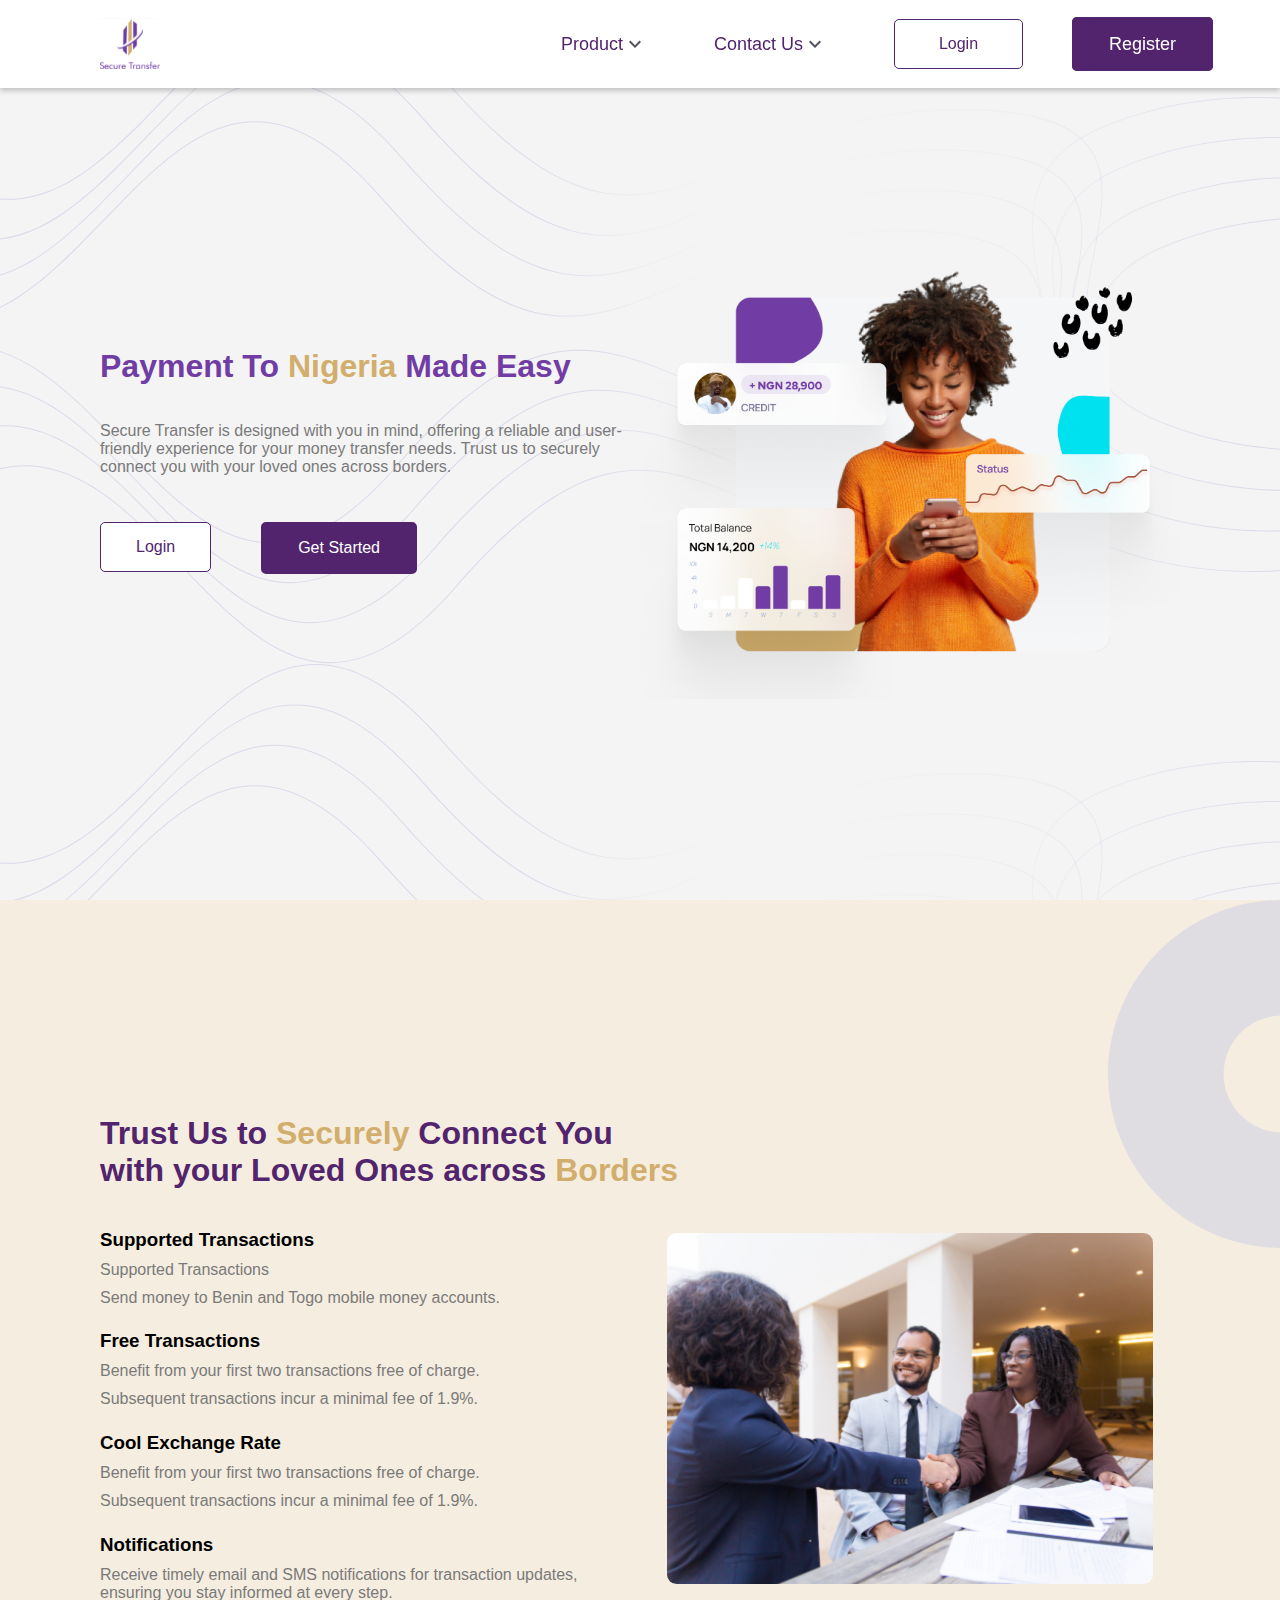
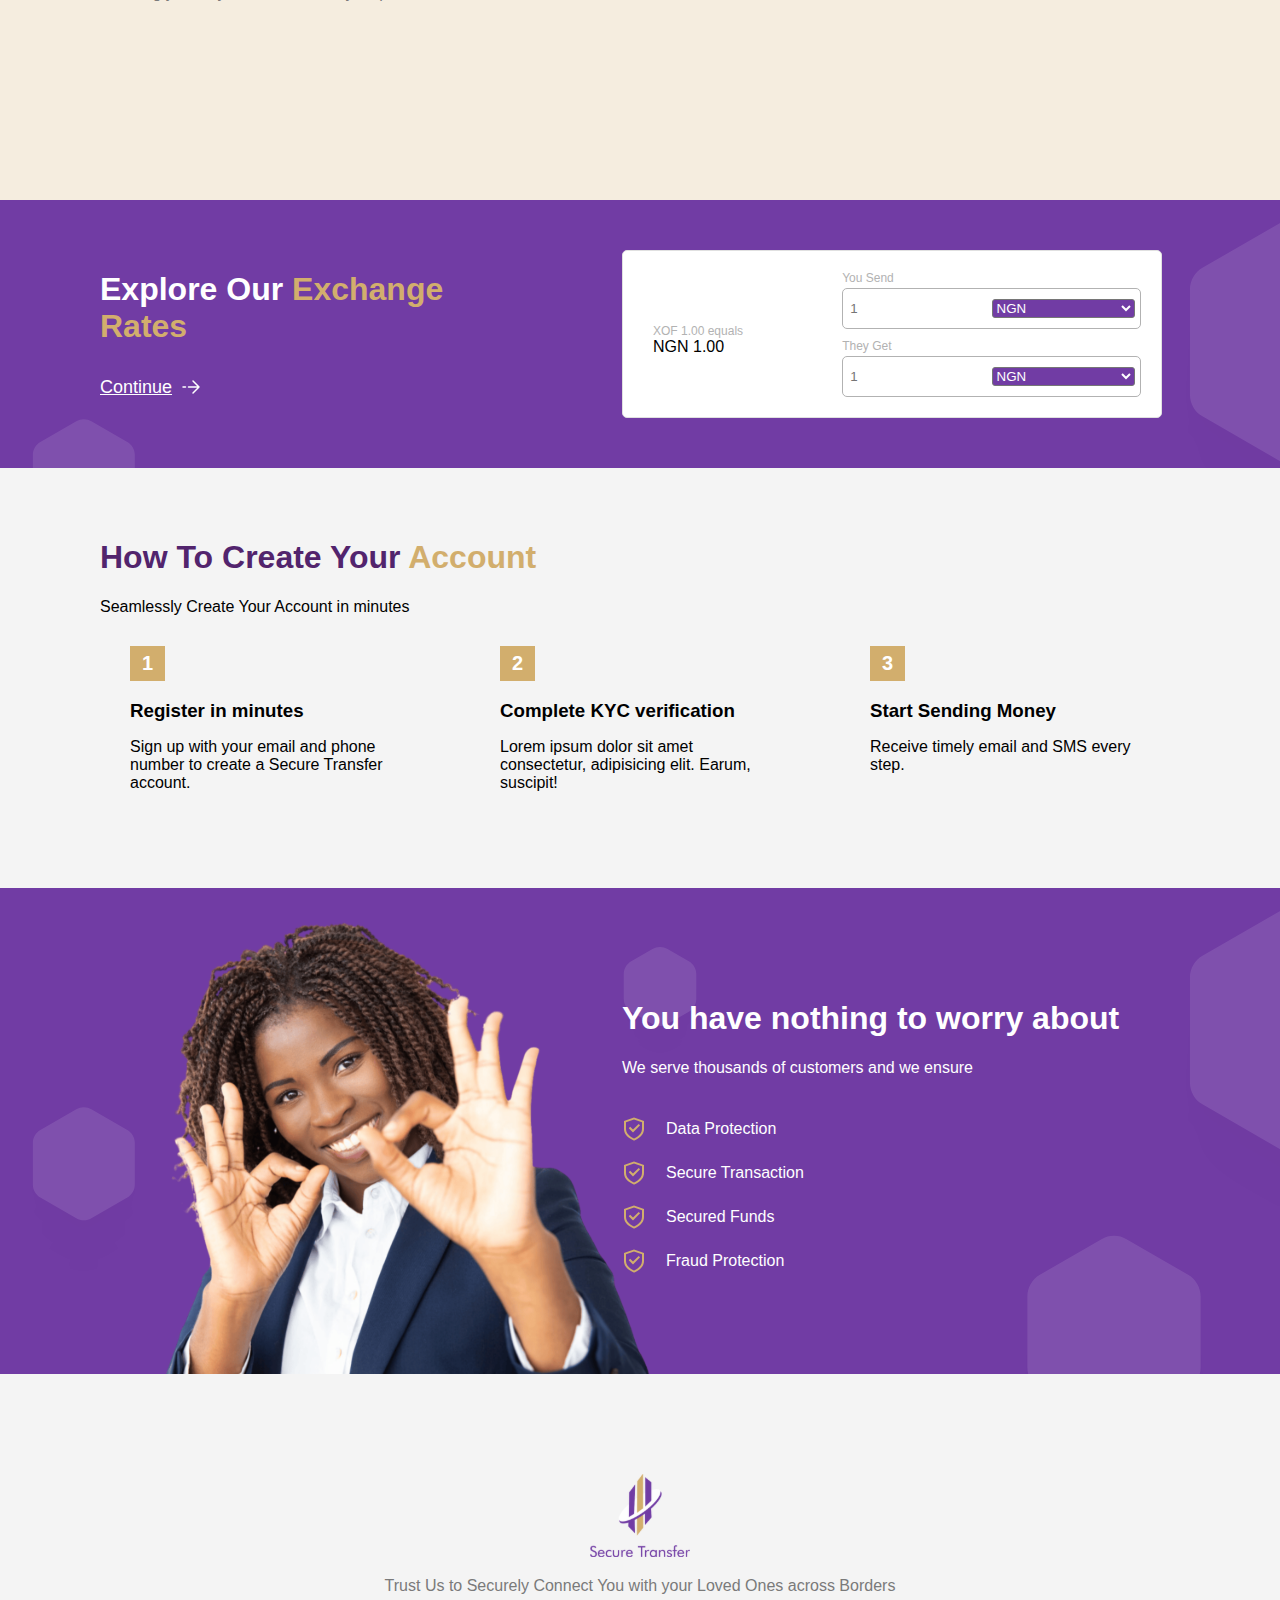
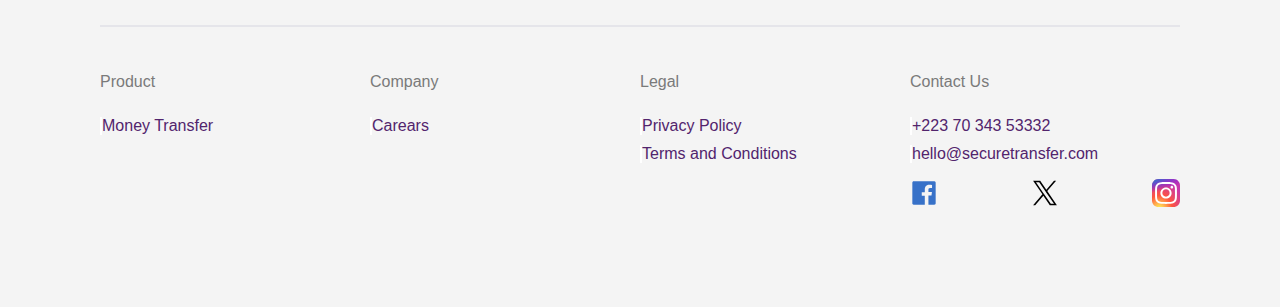
<file: index.html>
<!DOCTYPE html>
<html lang="en">
  <head>
    <meta charset="UTF-8" />
    <meta name="viewport" content="width=device-width, initial-scale=1.0" />
    <title>Secure Transfer</title>
    <link rel="stylesheet" href="/css/styles.css" />
    <link rel="stylesheet" href="/css/sideMenu.css" />
    <link rel="stylesheet" href="/css/global.css" />
  </head>
  <body>
    <!-- NAV -->
    <nav>
      <div class="logo">
        <a href="./index.html">
          <img
            src="/assets/SecureTransferLogo 1.svg"
            alt="Logo Image"
            class="logoTop"
        /></a>
      </div>
      <div class="hamburger">
        <div class="line1"></div>
        <div class="line2"></div>
        <div class="line3"></div>
      </div>
      <ul class="nav-links">
        <li>
          <a class="dropdown-head" href="#"
            >Product<img src="../assets/arrow.svg" alt="arrow"
          /></a>
          <!-- Dropdown Content -->
          <div class="dropdown-content">
            <a href="#">Money Transfer</a>
          </div>
        </li>
        <li>
          <a class="dropdown-head" href="#"
            >Contact Us<img src="../assets/arrow.svg" alt="arrow"
          /></a>
          <!-- Dropdown Content -->
          <div class="dropdown-content">
            <a href="/html/aboutus.html">About Us</a>
            <a href="/html/blog.html">Blog</a>
          </div>
        </li>
        <li>
          <a href="/html/login.html">
            <button class="outlined-btn" href="./html/contactus.html">
              Login
            </button></a
          >
        </li>
        <li>
          <a class="contained-btn" target="_blank" href="./html/ourservice.html"
            >Register</a
          >
        </li>
      </ul>
    </nav>
    <!-- Hero Section -->
    <div class="hero-section">
      <div class="hero-left">
        <h1>Payment To <span>Nigeria</span> Made Easy</h1>
        <p>
          Secure Transfer is designed with you in mind, offering a reliable and
          user-friendly experience for your money transfer needs. Trust us to
          securely connect you with your loved ones across borders.
        </p>
        <div class="group-btn">
          <a href="/html/login.html"
            ><button class="outlined-btn">Login</button></a
          >
          <button class="contained-btn">Get Started</button>
        </div>
      </div>
      <div class="hero-right">
        <img class="hero-img" src="/assets/heroImg.png" alt="Hero Image" />
      </div>
    </div>
    <!-- Trust Us Section -->
    <div class="trust-us">
      <img class="half-circle" src="/assets/halfCirle.svg" />
      <h1>
        Trust Us to <span>Securely</span> Connect You <br />with your Loved Ones
        across <span>Borders</span>
      </h1>
      <div class="trustUs-content">
        <div class="left">
          <div class="left-card">
            <h3>Supported Transactions</h3>
            <ul>
              <li>Supported Transactions</li>
              <li>Send money to Benin and Togo mobile money accounts.</li>
            </ul>
          </div>
          <div class="left-card">
            <h3>Free Transactions</h3>
            <ul>
              <li>Benefit from your first two transactions free of charge.</li>
              <li>Subsequent transactions incur a minimal fee of 1.9%.</li>
            </ul>
          </div>
          <div class="left-card">
            <h3>Cool Exchange Rate</h3>
            <ul>
              <li>Benefit from your first two transactions free of charge.</li>
              <li>Subsequent transactions incur a minimal fee of 1.9%.</li>
            </ul>
          </div>
          <div class="left-card">
            <h3>Notifications</h3>
            <ul>
              <li>
                Receive timely email and SMS notifications for transaction
                updates, ensuring you stay informed at every step.
              </li>
            </ul>
          </div>
        </div>
        <div class="right">
          <img class="" src="/assets/trustusImg.svg" alt="Trust Us Image" />
        </div>
      </div>
    </div>
    <!-- Exchange Rate Section  -->
    <div class="exchange-rate-section">
      <div class="left">
        <h1>Explore Our <span>Exchange Rates</span></h1>
        <div class="group-btn">
          <a class="arrow-btn" href="/html/login.html"
            ><button class="underlined-btn">Continue</button> <img src="/assets/continueArrow.svg" alt="" srcset=""></a
          >
        </div>
      </div>
      <div class="right">
        <div class="quick-links-card">
          <div class="mt mb">
          <div class="card-content">
            <div class="rc-card-content">
              <div class="display-rate">
                <p>XOF 1.00 equals</p>
                <span>NGN 1.00</span>
              </div>
              <div class="rate-converter">
                <div class="rate-input-div">
                  <label>You Send</label>
                  <div class="rate-input">
                    <input type="text" placeholder="1" />
                    <select name="currency from" id="currency from">
                      <option value="01">NGN</option>
                      <option value="01">USD</option>
                      <option value="01">BNB</option>
                    </select>
                  </div>
                </div>
                <div class="rate-input-div">
                  <label>They Get</label>
                  <div class="rate-input">
                    <input type="text" placeholder="1" />
                    <select name="currency to" id="currency to">
                      <option value="01">NGN</option>
                      <option value="01">USD</option>
                      <option value="01">BNB</option>
                    </select>
                  </div>
                </div>
              </div>
            </div>
          </div></div>
        </div>
      </div>
    </div>
    <!-- How to Create You Account Section -->
    <div class="create-account">
      <h1>How To Create Your <span>Account</span></h1>
      <span>Seamlessly Create Your Account in minutes</span>
      <div class="ca-content">
        <div class="ca-card">
          <div class="ca-card-number"><span>1</span></div>
          <h3>Register in minutes</h3>
          <p>
            Sign up with your email and phone number to create a Secure Transfer
            account.
          </p>
        </div>
        <div class="ca-card">
          <div class="ca-card-number"><span>2</span></div>
          <h3>Complete KYC verification</h3>
          <p>
            Lorem ipsum dolor sit amet consectetur, adipisicing elit. Earum,
            suscipit!
          </p>
        </div>
        <div class="ca-card">
          <div class="ca-card-number"><span>3</span></div>
          <h3>Start Sending Money</h3>
          <p>Receive timely email and SMS every step.</p>
        </div>
      </div>
    </div>
    <!-- No Worry Section  -->
    <div class="no-worry">
      <div class="left"><img class="" src="/assets/okaywoman.svg" /></div>
      <div class="right">
        <h1>You have nothing to worry about</h1>
        <span>We serve thousands of customers and we ensure</span>
        <ul>
          <li><img class="" src="/assets/securedicon.svg" />Data Protection</li>
          <li>
            <img class="" src="/assets/securedicon.svg" />Secure Transaction
          </li>
          <li><img class="" src="/assets/securedicon.svg" />Secured Funds</li>
          <li>
            <img class="" src="/assets/securedicon.svg" />Fraud Protection
          </li>
        </ul>
      </div>
    </div>
    <!-- Footer -->
    <div class="footer">
      <div class="footer-top">
        <img src="/assets/SecureTransferLogo 1.svg" />
        <span
          >Trust Us to Securely Connect You with your Loved Ones across
          Borders</span
        >
      </div>
      <hr />

      <div class="footer-bottom">
        <div class="footer-menu">
          <p>Product</p>
          <ul>
            <li>Money Transfer</li>
          </ul>
        </div>
        <div class="footer-menu">
          <p>Company</p>
          <ul>
            <li>Carears</li>
          </ul>
        </div>
        <div class="footer-menu">
          <p>Legal</p>
          <ul>
            <li>Privacy Policy</li>
            <li>Terms and Conditions</li>
          </ul>
        </div>
        <div class="footer-menu">
          <p>Contact Us</p>
          <ul>
            <li>+223 70 343 53332</li>
            <li>hello@securetransfer.com</li>
          </ul>
          <div class="footer-socials">
            <img src="/assets/facebookIcon.svg" alt="" />
            <img src="/assets/xIcon.svg" alt="" />
            <img src="/assets/instagramIcon.svg" alt="" />
          </div>
        </div>
      </div>
    </div>
  </body>
</html>
</file>
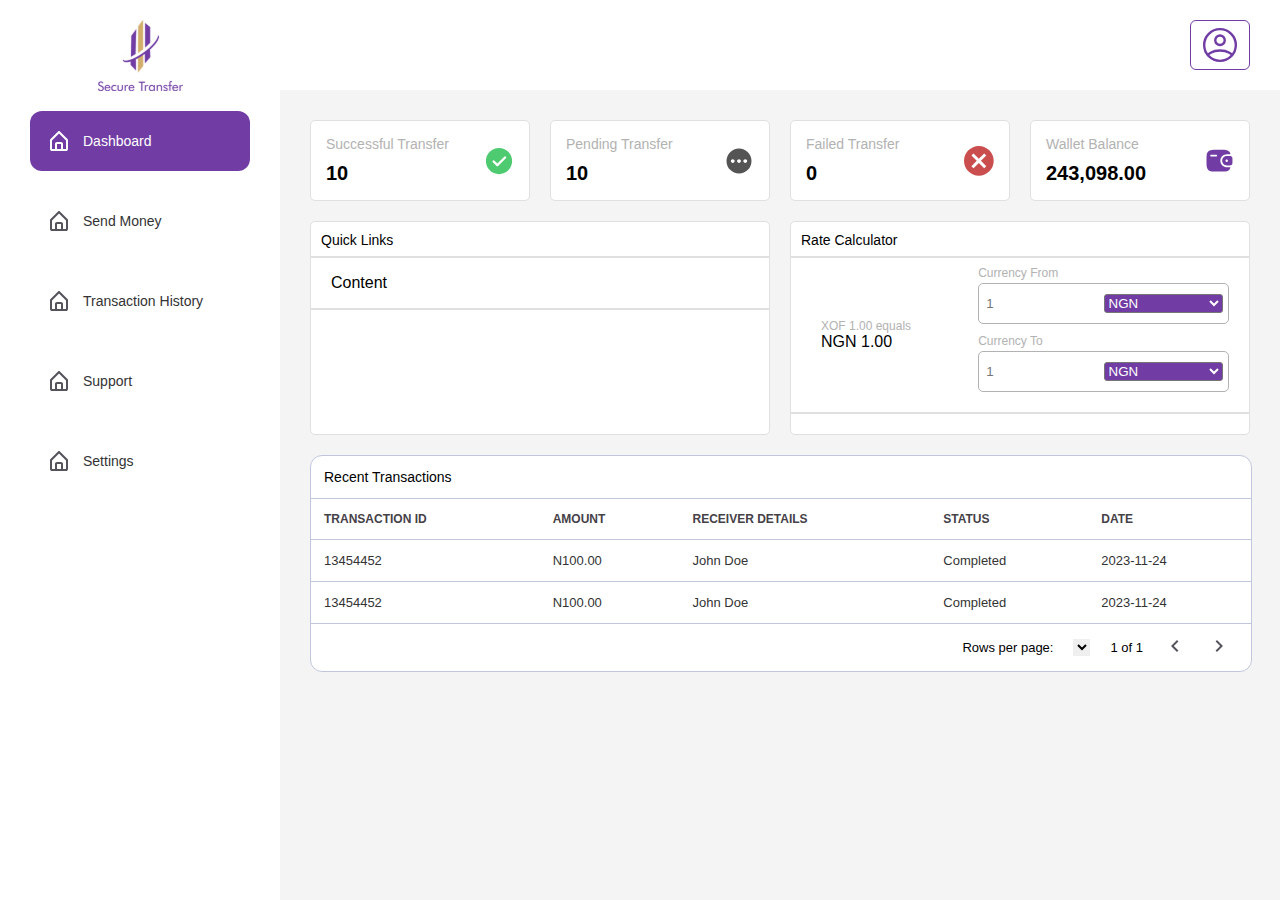
<file: html/dashboard.html>
<!DOCTYPE html>
<html lang="en">
  <head>
    <meta charset="UTF-8" />
    <meta name="viewport" content="width=device-width, initial-scale=1.0" />
    <title>Secure Transfer</title>
    <link rel="stylesheet" href="/css/styles.css" />
    <link rel="stylesheet" href="/css/loginStyle.css" />
    <link rel="stylesheet" href="/css/sideMenu.css" />
    <link rel="stylesheet" href="/css/global.css" />
  </head>
  <body>
    <div class="app-wrapper">
      <!-- SIDE MENU -->
      <div class="side-menu">
        <div class="side-menu-content">
          <div class="side-menu-top">
            <img
              src="/assets/SecureTransferLogo 1.svg"
              alt="Secure Transfer Logo"
            />
            <button id="toggle-close">
              <img src="/assets/closeArrow.svg" alt="close" />
            </button>
          </div>
          <div class="side-menu-bottom">
            <ul>
              <li class="nsm-li active">
                <a class="active" href="/html/dashboard.html"
                  ><img src="/assets/dashboardIconW.svg" alt="" />Dashboard</a
                >
              </li>
              <li class="nsm-li">
                <a href="/html/sendmoney.html">
                  <img src="/assets/dashboardIconB.svg" alt="" />Send Money</a
                >
              </li>
              <li class="nsm-li">
                <a href="/html/transactionhistory.html">
                  <img src="/assets/dashboardIconB.svg" alt="" />Transaction
                  History</a
                >
              </li>
              <li class="nsm-li">
                <a href="/html/support.html">
                  <img src="/assets/dashboardIconB.svg" alt="" />Support</a
                >
              </li>
              <li class="nsm-li">
                <a href="/html/settings.html">
                  <img src="/assets/dashboardIconB.svg" alt="" />Settings</a
                >
              </li>
              <!-- OLD MENU -->
              <!-- <div>
                <li class="nsm-li">
                  <div>
                    <a href="http://"
                      ><img
                        src="/assets/dashboardIconB.svg"
                        alt=""
                      />Transaction</a
                    >
                  </div>
                  <img src="/assets/arrow.svg" alt="" />
                </li>
                <div class="sub-menu">
                  <ul>
                    <li class="sub-nsm-li">
                      <a href="/html/sendmoney.html">
                        <img src="/assets/dashboardIconB.svg" alt="" />Send
                        Money</a
                      >
                    </li>
                    <li class="sub-nsm-li">
                      <a href="/html/transactionhistory.html">
                        <img
                          src="/assets/dashboardIconB.svg"
                          alt=""
                        />Transaction History</a
                      >
                    </li>
                  </ul>
                </div>
              </div>
              <li class="nsm-li">
                <a href="/html/support.html">
                  <img src="/assets/dashboardIconB.svg" alt="" />Support</a
                >
              </li> -->
            </ul>
          </div>
        </div>
      </div>

      <!--App Content -->
      <div class="app-content">
        <!-- NAV -->
        <div class="inner-nav">
          <button id="toggle-btn">
            <img src="/assets/hamburgerIcon.svg" alt="hamburger" />
          </button>
          <div class="nav-profile dropdown-nav-head">
            <img src="/assets/profileIcon.svg" alt="" srcset="" />

            <!-- Dropdown Content -->
            <div class="dropdown-nav-content">
              <div class="ndc-div">
                <a href="/html/settings.html">Settings</a>
                <a href="/html/login.html">Logout</a>
              </div>
            </div>
          </div>
        </div>
        <!-- Content -->
        <div class="content-wrapper">
          <!-- Four Cards -->
          <div class="xs-row">
            <div class="xs-card">
              <div class="xscard-content">
                <span>Successful Transfer</span>
                <h4>10</h4>
              </div>
              <img src="/assets/successIcon.svg" alt="" />
            </div>
            <div class="xs-card">
              <div class="xscard-content">
                <span>Pending Transfer</span>
                <h4>10</h4>
              </div>
              <img src="/assets/pendingIcon.svg" alt="" />
            </div>
            <div class="xs-card">
              <div class="xscard-content">
                <span>Failed Transfer</span>
                <h4>0</h4>
              </div>
              <img src="/assets/failedIcon.svg" alt="" />
            </div>
            <div class="xs-card">
              <div class="xscard-content">
                <span>Wallet Balance</span>
                <h4>243,098.00</h4>
              </div>
              <img src="/assets/walletIcon.svg" alt="" />
            </div>
          </div>
          <!-- Two Cards -->
          <div class="qr-row">
            <div class="quick-links-card">
              <div class="card-title"><span>Quick Links</span></div>
              <hr />
              <div class="card-content">
                <p>Content</p>
              </div>
              <hr />
            </div>
            <div class="quick-links-card">
              <div class="card-title"><span>Rate Calculator</span></div>
              <hr />
              <div class="card-content">
                <div class="rc-card-content">
                  <div class="display-rate">
                    <p>XOF 1.00 equals</p>
                    <span>NGN 1.00</span>
                  </div>
                  <div class="rate-converter">
                    <div class="rate-input-div">
                      <label>Currency From</label>
                      <div class="rate-input">
                        <input type="text" placeholder="1" />
                        <select name="currency from" id="currency from">
                          <option value="01">NGN</option>
                          <option value="01">USD</option>
                          <option value="01">BNB</option>
                        </select>
                      </div>
                    </div>
                    <div class="rate-input-div">
                      <label>Currency To</label>
                      <div class="rate-input">
                        <input type="text" placeholder="1" />
                        <select name="currency to" id="currency to">
                          <option value="01">NGN</option>
                          <option value="01">USD</option>
                          <option value="01">BNB</option>
                        </select>
                      </div>
                    </div>
                  </div>
                </div>
              </div>
              <hr class="second-hr" />
            </div>
          </div>
          <!-- Recent Transaction Table -->
          <div class="table-container">
            <div class="table-title">Recent Transactions</div>
            <table class="custom-table">
              <thead>
                <tr>
                  <th>Transaction ID</th>
                  <th>Amount</th>
                  <th>Receiver Details</th>
                  <th>Status</th>
                  <th>Date</th>
                </tr>
              </thead>
              <tbody>
                <tr>
                  <td>13454452</td>
                  <td>N100.00</td>
                  <td>John Doe</td>
                  <td>Completed</td>
                  <td>2023-11-24</td>
                </tr>
                <tr>
                  <td>13454452</td>
                  <td>N100.00</td>
                  <td>John Doe</td>
                  <td>Completed</td>
                  <td>2023-11-24</td>
                </tr>
                <!-- Add more rows as needed -->
              </tbody>
            </table>
            <div class="pagination-container">
              <span>Rows per page: </span>
              <select
                id="pageDropdown"
                value="1"
                style="border: none; width: 17px"
              >
                <option value="1">1</option>
              </select>
              <label htmlFor="pageDropdown"> 1 of 1 </label>
              <button>
                <img
                  class="left-arrow"
                  src="/assets/arrow.svg"
                  alt=""
                  srcset=""
                />
              </button>
              <button>
                <img
                  class="right-arrow"
                  src="/assets/arrow.svg"
                  alt=""
                  srcset=""
                />
              </button>
            </div>
          </div>
        </div>
      </div>
    </div>
    <script src="/js/modal.js"></script>
  </body>
</html>
</file>
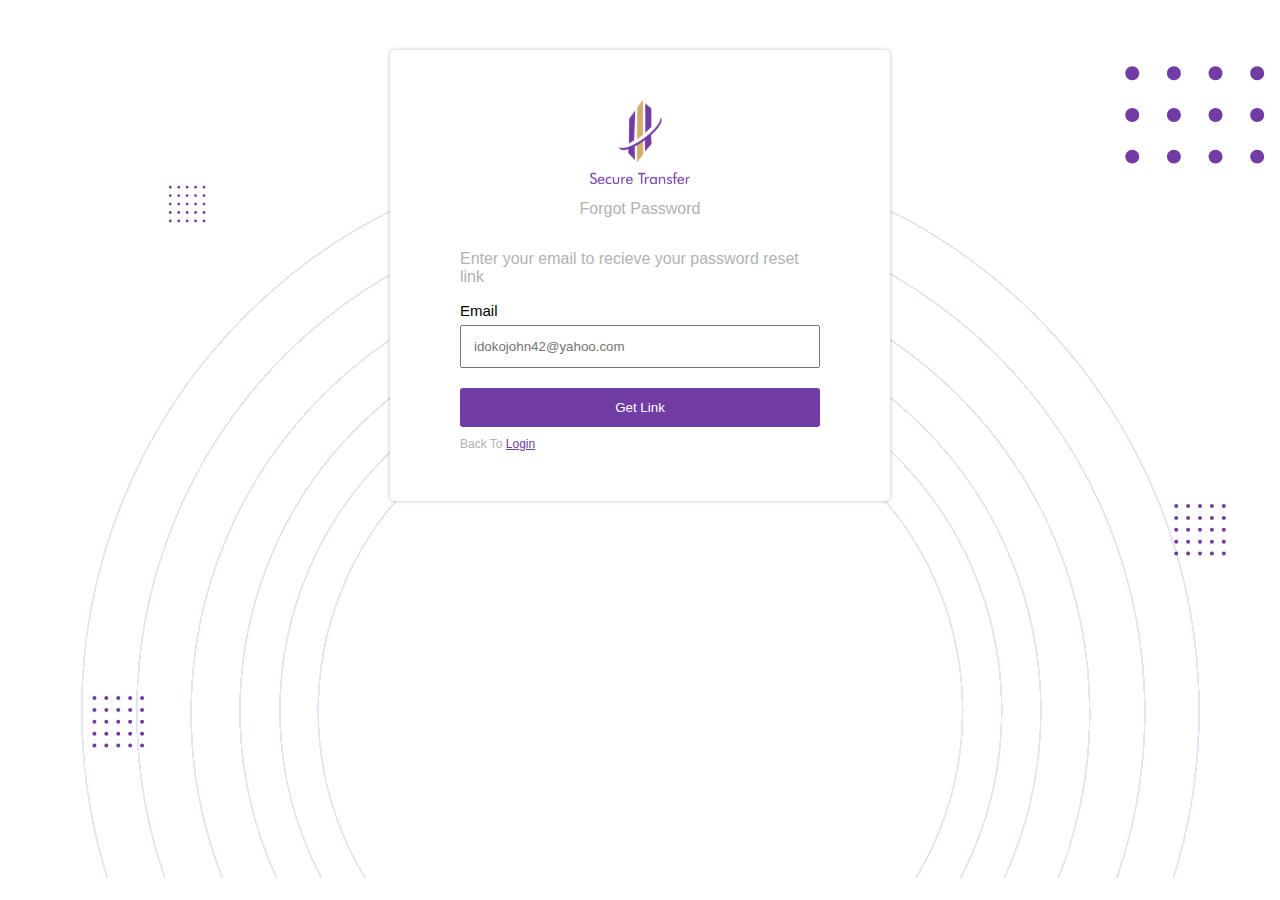
<file: html/forgotpassword.html>
<!DOCTYPE html>
<html lang="en">
  <head>
    <meta charset="UTF-8" />
    <meta name="viewport" content="width=device-width, initial-scale=1.0" />
    <title>Secure Transfer</title>
    <link rel="stylesheet" href="/css/styles.css" />
    <link rel="stylesheet" href="/css/loginStyle.css" />
  </head>
  <body>
    <div class="login-bg">
      <div class="LR-container">
        <div class="LR-head">
          <img
            src="/assets/SecureTransferLogo 1.svg"
            alt="Secure Transfer logo"
          />
          <p>Forgot Password</p>
        </div>

        <div id="forgot-password" class="LR-content hide-content">
          <p>Enter your email to recieve your password reset link</p>
          <div class="input-div">
            <label for="email">Email</label>
            <input
              type="email"
              name="email"
              id="email"
              placeholder="idokojohn42@yahoo.com"
            />
          </div>
          <div class="button-div" style="margin-top: 20px;">
            <button onclick="showContent('link-sent')"><a>Get Link</a></button>
            <span
              >Back To <span><a href="/html/login.html">Login</a></span></span
            >
          </div>
        </div>
        <div id="link-sent" class="LR-content hide-content">
            <img
            src="/assets/email.svg"
            alt="Email Logo"
            class="email-icon"
          />
          <p>
            Please check your email for a password reset link. You may need to
            check your spam
          </p>
          <div class="button-div">
            <button onclick="showContent('link-sent')"><a>Resend Link</a></button>
            <span
              >Back To <span><a href="/html/login.html">Login</a></span></span
            >
          </div>
        </div>
      </div>
    </div>
    <script>
      let contentId = "forgot-password";
      function showContent(contentId) {
        // Hide all content elements
        var allContent = document.querySelectorAll(".hide-content");
        allContent.forEach(function (content) {
          content.classList.remove("active-show-content");
        });
        // Show the selected content element
        var selectedContent = document.getElementById(contentId);
        if (selectedContent) {
          selectedContent.classList.add("active-show-content");
        }
      }
      window.onload = showContent(contentId);
    </script>
  </body>
</html>
</file>
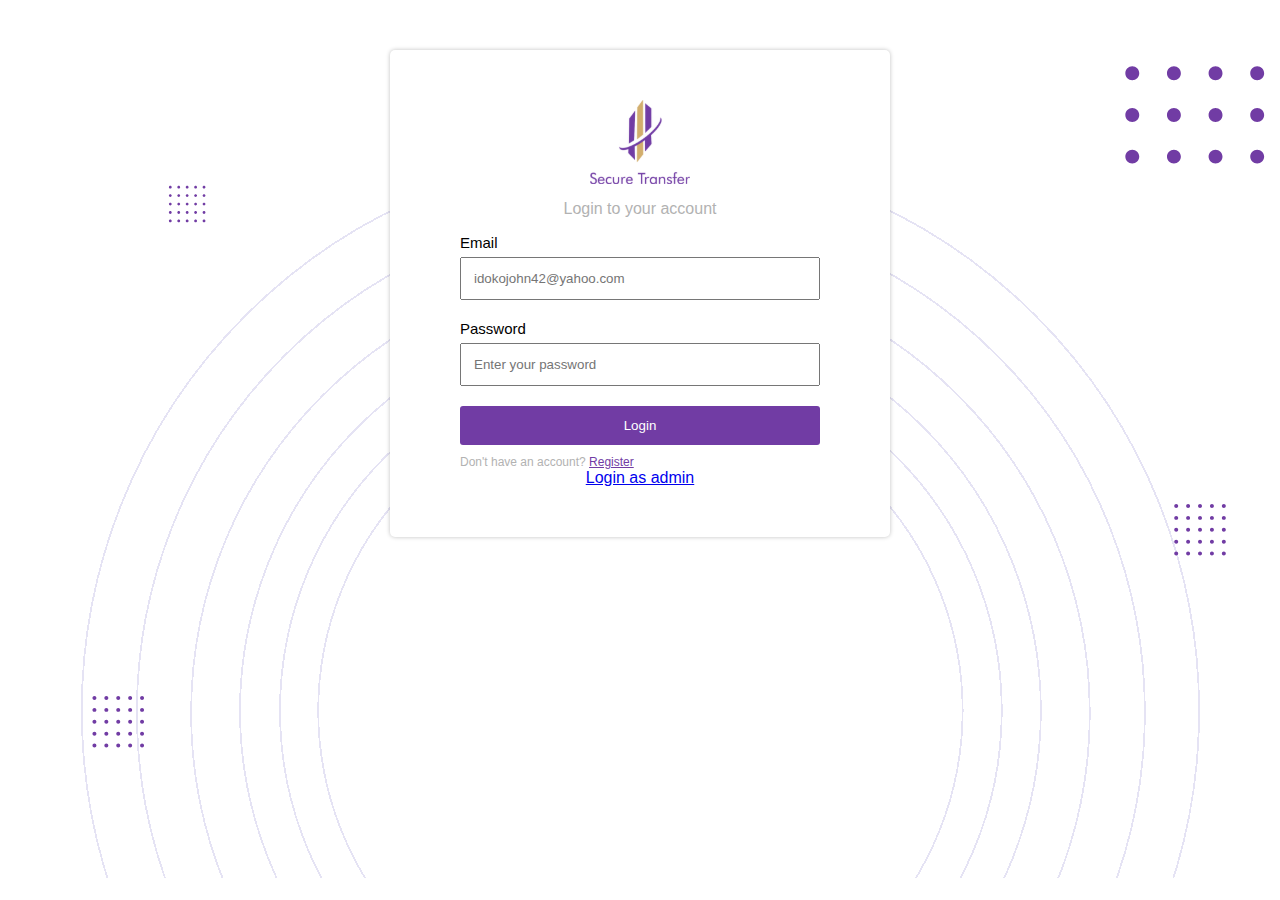
<file: html/login.html>
<!DOCTYPE html>
<html lang="en">
  <head>
    <meta charset="UTF-8" />
    <meta name="viewport" content="width=device-width, initial-scale=1.0" />
    <title>Secure Transfer</title>
    <link rel="stylesheet" href="/css/styles.css" />
    <link rel="stylesheet" href="/css/loginStyle.css" />
  </head>
  <body>
    <div class="login-bg">
      <div class="LR-container">
        <div class="LR-head">
          <img
            src="/assets/SecureTransferLogo 1.svg"
            alt="Secure Transfer logo"
          />
          <p>Login to your account</p>
        </div>
        <div class="LR-content">
          <div class="input-div">
            <label for="email">Email</label>
            <input
              type="email"
              name="email"
              id="email"
              placeholder="idokojohn42@yahoo.com"
            />
          </div>
          <div class="input-div">
            <label for="password">Password</label>
            <input
              type="password"
              name="password"
              id="password"
              placeholder="Enter your password"
            />
          </div>
          <div class="button-div">
          <button><a href="/html/dashboard.html">Login</a></button>
          <span>Don't have an account? <span><a href="/html/register.html">Register</a></span></span>
</div>
        </div>
  <a href="/html/admin/dashboard.html" target="_blank" rel="noopener noreferrer">Login as admin</a>
</div>
    </div>
  </body>
</html>
</file>
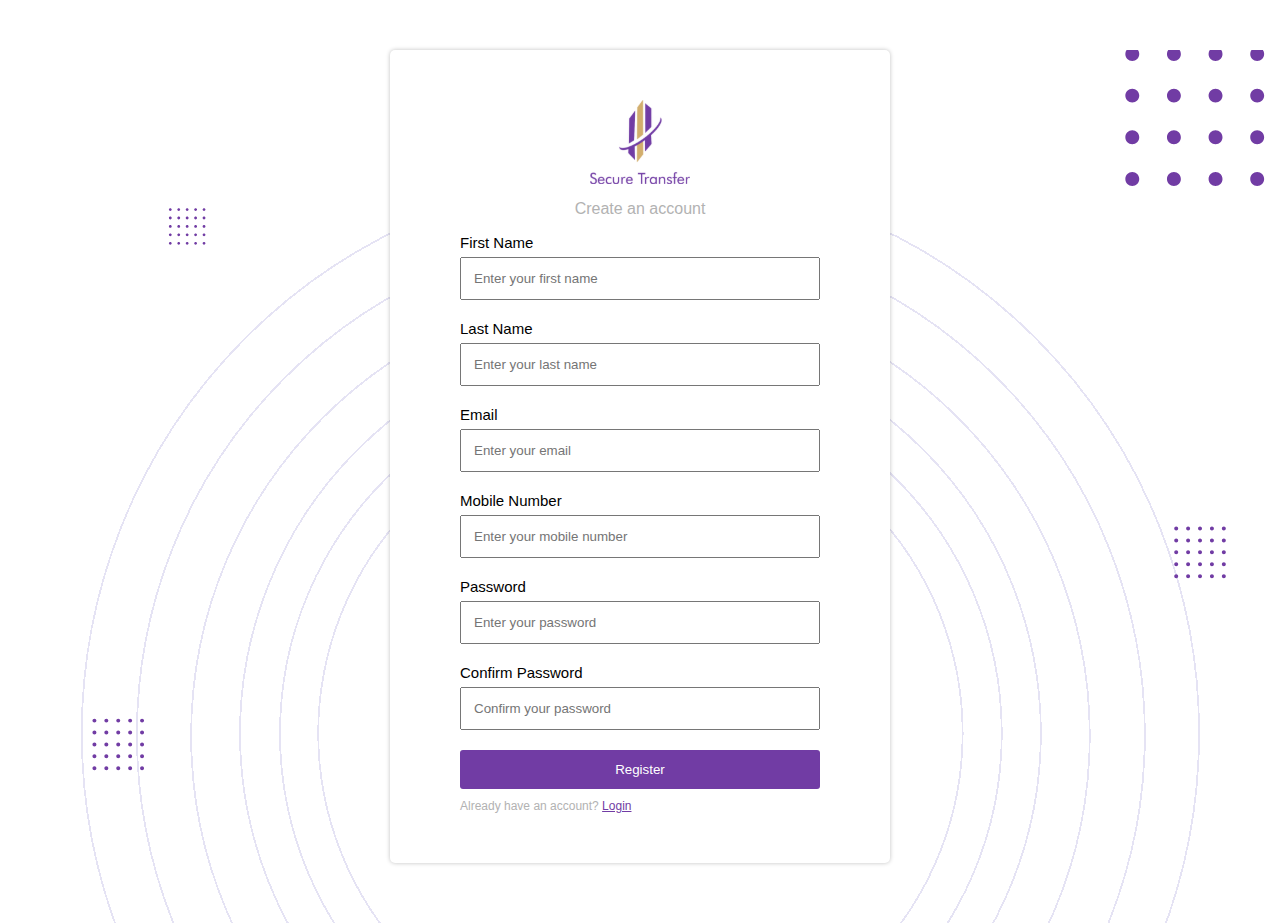
<file: html/register.html>
<!DOCTYPE html>
<html lang="en">
  <head>
    <meta charset="UTF-8" />
    <meta name="viewport" content="width=device-width, initial-scale=1.0" />
    <title>Secure Transfer</title>
    <link rel="stylesheet" href="/css/styles.css" />
    <link rel="stylesheet" href="/css/loginStyle.css" />
  </head>
  <body>
    <div class="register-bg">
      <div class="LR-container">
        <div class="LR-head">
          <img
            src="/assets/SecureTransferLogo 1.svg"
            alt="Secure Transfer logo"
          />
          <p>Create an account</p>
        </div>
        <div class="LR-content">
            <div class="input-div">
                <label for="firstname">First Name</label>
                <input
                  type="text"
                  name="firstname"
                  id="firstname"
                  placeholder="Enter your first name"
                />
              </div>
              <div class="input-div">
                <label for="lastname">Last Name</label>
                <input
                  type="lastname"
                  name="lastname"
                  id="lastname"
                  placeholder="Enter your last name"
                />
              </div>
              <div class="input-div">
                <label for="email">Email</label>
                <input
                  type="email"
                  name="email"
                  id="email"
                  placeholder="Enter your email"
                />
              </div>
              <div class="input-div">
                <label for="mobilenumber">Mobile Number</label>
                <input
                  type="mobilenumber"
                  name="mobilenumber"
                  id="mobilenumber"
                  placeholder="Enter your mobile number"
                />
              </div>
              <div class="input-div">
                <label for="password">Password</label>
                <input
                  type="password"
                  name="password"
                  id="password"
                  placeholder="Enter your password"
                />
              </div>          <div class="input-div">
                <label for="confirmpassword">Confirm Password</label>
                <input
                  type="password"
                  name="confirmpassword"
                  id="confirmpassword"
                  placeholder="Confirm your password"
                />
              </div>
          <div class="button-div">
          <button><a href="/html/dashboard.html">Register</a></button>
          <span>Already have an account?  <span><a href="/html/login.html">Login</a></span></span>
</div>
        </div>
      </div>
    </div>
  </body>
</html>
</file>
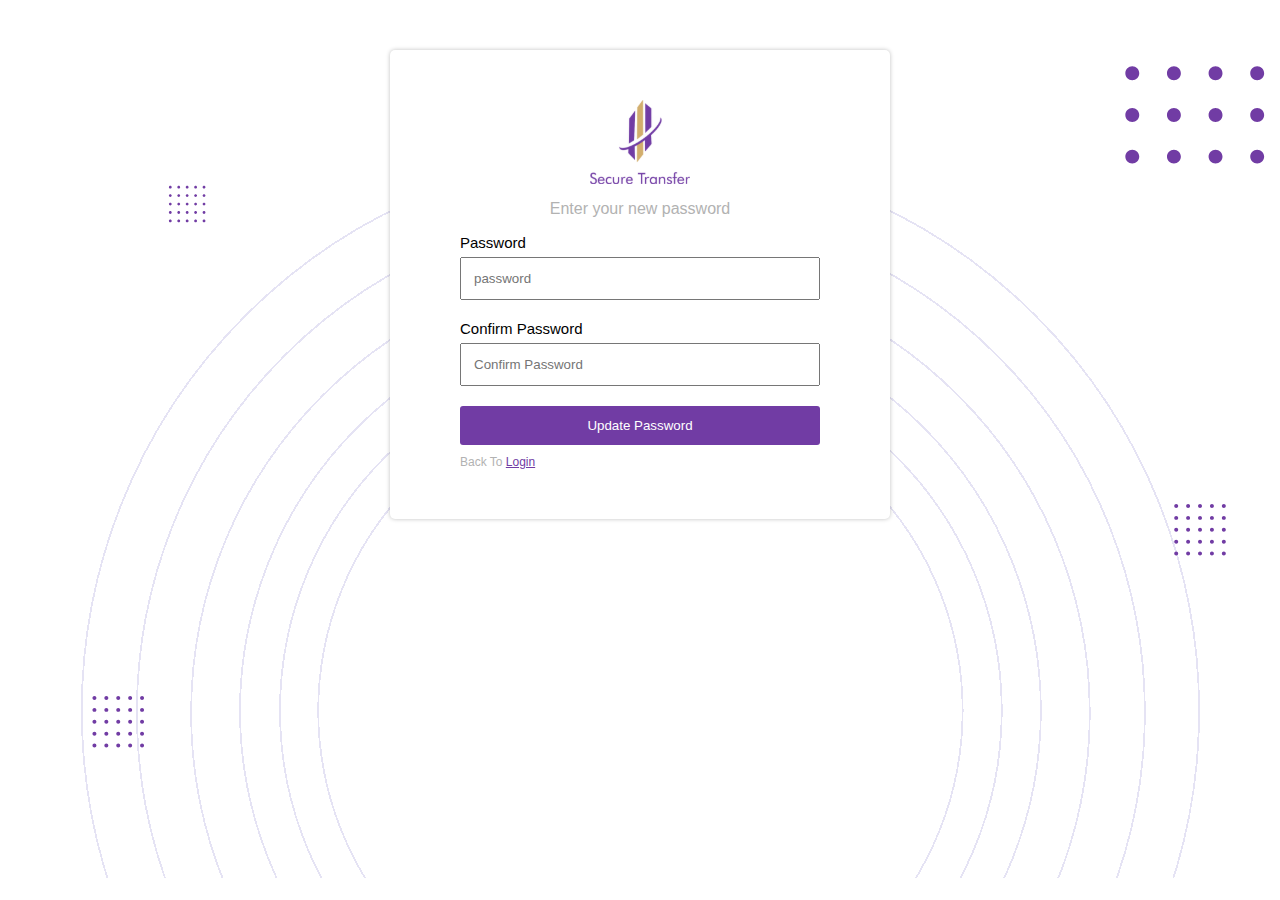
<file: html/resetpassword.html>
<!DOCTYPE html>
<html lang="en">
  <head>
    <meta charset="UTF-8" />
    <meta name="viewport" content="width=device-width, initial-scale=1.0" />
    <title>Secure Transfer</title>
    <link rel="stylesheet" href="/css/styles.css" />
    <link rel="stylesheet" href="/css/loginStyle.css" />
  </head>
  <body>
    <div class="login-bg">
      <div class="LR-container">
        <div class="LR-head">
          <img
            src="/assets/SecureTransferLogo 1.svg"
            alt="Secure Transfer logo"
          />
          <p>Enter your new password</p>
        </div>
        
        <div class="LR-content"> 
          <div class="input-div">
            <label for="password">Password</label>
            <input
              type="password"
              name="password"
              id="password"
              placeholder="password"
            />
          </div>
          <div class="input-div">
            <label for="confirmpassword">Confirm Password</label>
            <input
              type="password"
              name="confirmpassword"
              id="confirmpassword"
              placeholder="Confirm Password"
            />
          </div>
          <div class="button-div">
          <button><a href="/html/login.html">Update Password</a></button>
          <span>Back To <span><a href="/html/login.html">Login</a></span></span>
</div>
        </div>
</div>
    </div>
  </body>
</html>
</file>
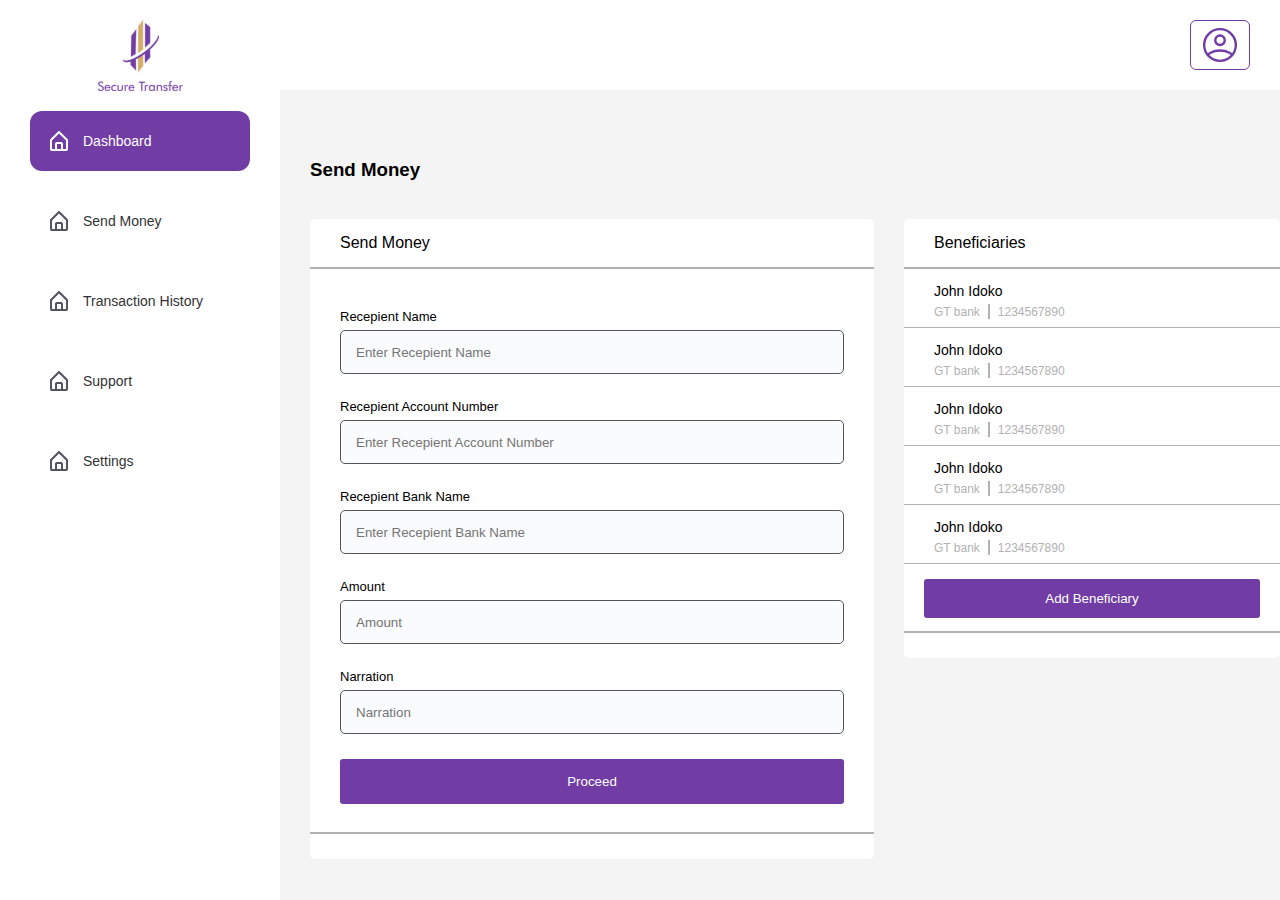
<file: html/sendmoney.html>
<!DOCTYPE html>
<html lang="en">
  <head>
    <meta charset="UTF-8" />
    <meta name="viewport" content="width=device-width, initial-scale=1.0" />
    <title>Secure Transfer</title>
    <link rel="stylesheet" href="/css/styles.css" />
    <link rel="stylesheet" href="/css/loginStyle.css" />
    <link rel="stylesheet" href="/css/sideMenu.css" />
    <link rel="stylesheet" href="/css/global.css" />
  </head>
  <body>
    <div class="app-wrapper">
      <!-- SIDE MENU -->
      <div class="side-menu">
        <div class="side-menu-content">
          <div class="side-menu-top">
            <img
              src="/assets/SecureTransferLogo 1.svg"
              alt="Secure Transfer Logo"
            />
            <button id="toggle-close">
              <img src="/assets/closeArrow.svg" alt="close" />
            </button>
          </div>
          <div class="side-menu-bottom">
            <ul>
              <li class="nsm-li active">
                <a class="active" href="/html/dashboard.html"
                  ><img src="/assets/dashboardIconW.svg" alt="" />Dashboard</a
                >
              </li>
              <li class="nsm-li">
                <a href="/html/sendmoney.html">
                  <img src="/assets/dashboardIconB.svg" alt="" />Send Money</a
                >
              </li>
              <li class="nsm-li">
                <a href="/html/transactionhistory.html">
                  <img src="/assets/dashboardIconB.svg" alt="" />Transaction
                  History</a
                >
              </li>
              <li class="nsm-li">
                <a href="/html/support.html">
                  <img src="/assets/dashboardIconB.svg" alt="" />Support</a
                >
              </li>
              <li class="nsm-li">
                <a href="/html/settings.html">
                  <img src="/assets/dashboardIconB.svg" alt="" />Settings</a
                >
              </li>
              <!-- OLD MENU -->
              <!-- <div>
                <li class="nsm-li">
                  <div>
                    <a href="http://"
                      ><img
                        src="/assets/dashboardIconB.svg"
                        alt=""
                      />Transaction</a
                    >
                  </div>
                  <img src="/assets/arrow.svg" alt="" />
                </li>
                <div class="sub-menu">
                  <ul>
                    <li class="sub-nsm-li">
                      <a href="/html/sendmoney.html">
                        <img src="/assets/dashboardIconB.svg" alt="" />Send
                        Money</a
                      >
                    </li>
                    <li class="sub-nsm-li">
                      <a href="/html/transactionhistory.html">
                        <img
                          src="/assets/dashboardIconB.svg"
                          alt=""
                        />Transaction History</a
                      >
                    </li>
                  </ul>
                </div>
              </div>
              <li class="nsm-li">
                <a href="/html/support.html">
                  <img src="/assets/dashboardIconB.svg" alt="" />Support</a
                >
              </li> -->
            </ul>
          </div>
        </div>
      </div>

      <!--App Content -->
      <div class="app-content">
        <!-- NAV -->
        <div class="inner-nav">
          <button id="toggle-btn">
            <img src="/assets/hamburgerIcon.svg" alt="hamburger" />
          </button>
          <div class="nav-profile dropdown-nav-head">
            <img src="/assets/profileIcon.svg" alt="" srcset="" />

            <!-- Dropdown Content -->
            <div class="dropdown-nav-content">
              <div class="ndc-div">
                <a href="/html/settings.html">Settings</a>
                <a href="/html/login.html">Logout</a>
              </div>
            </div>
          </div>
        </div>
        <!-- Content -->
        <div class="content-wrapper">
          <!-- Four Cards -->
          <div class="xs-row"></div>
          <h3>Send Money</h3>
          <div class="card-container-wrapper">
            <div class="card-container">
              <div class="cc-heading">Send Money</div>
              <hr class="top-hr" />
              <div class="cc-content">
                <div class="cc-input-group">
                  <div class="cc-input-div">
                    <label for="Recepient Name">Recepient Name</label>
                    <input type="text" placeholder="Enter Recepient Name" />
                  </div>
                  <div class="cc-input-div">
                    <label for="Recepient Account Number"
                      >Recepient Account Number</label
                    >
                    <input
                      type="text"
                      placeholder="Enter Recepient Account Number"
                    />
                  </div>
                  <div class="cc-input-div">
                    <label for="Recepient Bank Name">Recepient Bank Name</label>
                    <input
                      type="text"
                      placeholder="Enter Recepient Bank Name"
                    />
                  </div>
                  <div class="cc-input-div">
                    <label for="Amount">Amount</label>
                    <input type="text" placeholder="Amount" />
                  </div>
                  <div class="cc-input-div">
                    <label for="Narration">Narration</label>
                    <input type="text" placeholder="Narration" />
                  </div>
                </div>
                <button class="cc-button">Proceed</button>
              </div>
              <hr class="bottom-hr" />
            </div>
            <div class="card-container">
              <div class="cc-heading">Beneficiaries</div>
              <hr class="top-hr" />
              <div class="beneficiary-content">
                <div class="beneficiary-group">
                  <div class="beneficiary-div">
                    <p>John Idoko</p>
                    <div class="b-bank-details">
                      <span>GT bank</span>
                      <div class="h-line"></div>
                      <span>1234567890</span>
                    </div>
                  </div>
                  <div class="beneficiary-div">
                    <p>John Idoko</p>
                    <div class="b-bank-details">
                      <span>GT bank</span>
                      <div class="h-line"></div>
                      <span>1234567890</span>
                    </div>
                  </div>
                  <div class="beneficiary-div">
                    <p>John Idoko</p>
                    <div class="b-bank-details">
                      <span>GT bank</span>
                      <div class="h-line"></div>
                      <span>1234567890</span>
                    </div>
                  </div>
                  <div class="beneficiary-div">
                    <p>John Idoko</p>
                    <div class="b-bank-details">
                      <span>GT bank</span>
                      <div class="h-line"></div>
                      <span>1234567890</span>
                    </div>
                  </div>
                  <div class="beneficiary-div">
                    <p>John Idoko</p>
                    <div class="b-bank-details">
                      <span>GT bank</span>
                      <div class="h-line"></div>
                      <span>1234567890</span>
                    </div>
                  </div>
                </div>
                <div class="button-div">
                  <button class="cc-button">Add Beneficiary</button>
                </div>
              </div>
              <hr class="bottom-hr" />
            </div>
          </div>
        </div>
      </div>
    </div>
    <script src="/js/modal.js"></script>
  </body>
</html>
</file>
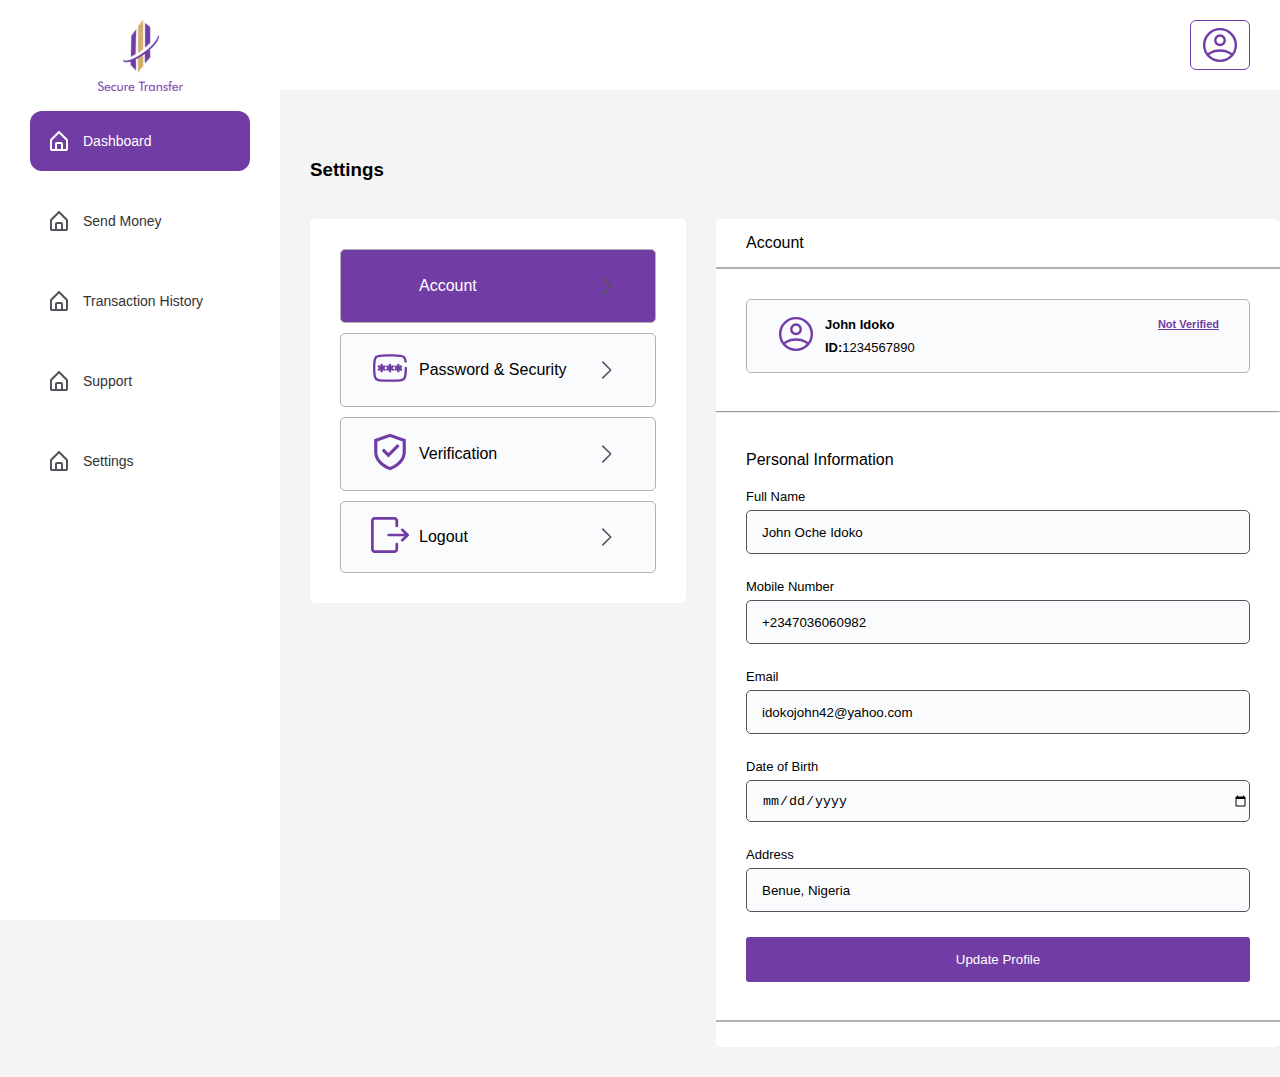
<file: html/settings.html>
<!DOCTYPE html>
<html lang="en">
  <head>
    <meta charset="UTF-8" />
    <meta name="viewport" content="width=device-width, initial-scale=1.0" />
    <title>Secure Transfer</title>
    <link rel="stylesheet" href="/css/styles.css" />
    <link rel="stylesheet" href="/css/loginStyle.css" />
    <link rel="stylesheet" href="/css/sideMenu.css" />
    <link rel="stylesheet" href="/css/global.css" />
  </head>
  <body>
    <div class="app-wrapper">
      <!-- SIDE MENU -->
      <div class="side-menu">
        <div class="side-menu-content">
          <div class="side-menu-top">
            <img
              src="/assets/SecureTransferLogo 1.svg"
              alt="Secure Transfer Logo"
            />
            <button id="toggle-close">
              <img src="/assets/closeArrow.svg" alt="close" />
            </button>
          </div>
          <div class="side-menu-bottom">
            <ul>
              <li class="nsm-li active">
                <a class="active" href="/html/dashboard.html"
                  ><img src="/assets/dashboardIconW.svg" alt="" />Dashboard</a
                >
              </li>
              <li class="nsm-li">
                <a href="/html/sendmoney.html">
                  <img src="/assets/dashboardIconB.svg" alt="" />Send Money</a
                >
              </li>
              <li class="nsm-li">
                <a href="/html/transactionhistory.html">
                  <img src="/assets/dashboardIconB.svg" alt="" />Transaction
                  History</a
                >
              </li>
              <li class="nsm-li">
                <a href="/html/support.html">
                  <img src="/assets/dashboardIconB.svg" alt="" />Support</a
                >
              </li>
              <li class="nsm-li">
                <a href="/html/settings.html">
                  <img src="/assets/dashboardIconB.svg" alt="" />Settings</a
                >
              </li>
            </ul>
          </div>
        </div>
      </div>

      <!--App Content -->
      <div class="app-content">
        <!-- NAV -->
        <div class="inner-nav">
          <button id="toggle-btn">
            <img src="/assets/hamburgerIcon.svg" alt="hamburger" />
          </button>
          <div class="nav-profile dropdown-nav-head">
            <img src="/assets/profileIcon.svg" alt="" srcset="" />

            <!-- Dropdown Content -->
            <div class="dropdown-nav-content">
              <div class="ndc-div">
                <a href="/html/settings.html">Settings</a>
                <a href="/html/login.html">Logout</a>
              </div>
            </div>
          </div>
        </div>
        <!-- Content -->
        <div class="content-wrapper">
          <!-- Four Cards -->
          <div class="xs-row"></div>
          <h3>Settings</h3>
          <div class="card-container-wrapperb">
            <div class="card-container">
              <div class="support-content">
                <div class="support-group">
                  <div class="support-divii">
                    <div
                      onclick="showContent('setting-content1')"
                      class="support-div-content active"
                    >
                      <div class="sd-left">
                        <div class="question-icon">
                          <img src="/assets/profileIcon.svg" alt="" />
                        </div>
                        <span>Account</span>
                      </div>
                      <img src="/assets/rightarrow.svg" alt="" />
                    </div>
                    <div
                      onclick="showContent('setting-content2')"
                      class="support-div-content"
                    >
                      <div class="sd-left">
                        <div class="question-icon">
                          <img src="/assets/passwordIcon.svg" alt="" />
                        </div>
                        <span>Password & Security</span>
                      </div>
                      <img src="/assets/rightarrow.svg" alt="" />
                    </div>
                    <div
                      onclick="showContent('setting-content3')"
                      class="support-div-content"
                    >
                      <div class="sd-left">
                        <div class="question-icon">
                          <img src="/assets/securedIconP.svg" alt="" />
                        </div>
                        <span>Verification</span>
                      </div>
                      <img src="/assets/rightarrow.svg" alt="" />
                    </div>
                    <div class="support-div-content">
                      <div class="sd-left">
                        <div class="question-icon">
                          <img src="/assets/logoutIcon.svg" alt="" />
                        </div>
                        <span>Logout</span>
                      </div>
                      <img src="/assets/rightarrow.svg" alt="" />
                    </div>
                  </div>
                </div>
              </div>
            </div>
            <div id="setting-content1" class="card-container setting-content">
              <div class="cc-heading">Account</div>
              <hr class="top-hr" />

              <div class="support-content">
                <div class="support-group">
                  <div class="support-div">
                    <div class="support-div-content">
                      <div class="sd-left">
                        <div class="question-icon">
                          <img src="/assets/profileIcon.svg" alt="" />
                        </div>
                        <div class="question-writeup">
                          <p>John Idoko</p>
                          <span><b>ID:</b>1234567890</span>
                        </div>
                      </div>
                      <span class="verification-status">Not Verified</span>
                    </div>
                  </div>
                  <hr />
                  <div class="support-div">
                    <span>Personal Information</span>
                    <div class="cc-input-group">
                      <div class="cc-input-div">
                        <label for="fullname">Full Name</label>
                        <input type="text" value="John Oche Idoko" />
                      </div>
                      <div class="cc-input-div">
                        <label for="mobilenumber">Mobile Number</label>
                        <input type="tel" value="+2347036060982" />
                      </div>
                      <div class="cc-input-div">
                        <label for="email">Email</label>
                        <input type="email" value="idokojohn42@yahoo.com" />
                      </div>
                      <div class="cc-input-div">
                        <label for="DOB">Date of Birth</label>
                        <input type="date" value="--" />
                      </div>
                      <div class="cc-input-div">
                        <label for="Address">Address</label>
                        <input type="text" value="Benue, Nigeria" />
                      </div>
                      <button class="cc-button">Update Profile</button>
                    </div>
                  </div>
                </div>
              </div>

              <hr class="bottom-hr" />
            </div>
            <div id="setting-content2" class="card-container setting-content">
              <div class="cc-heading">Password & Security</div>
              <hr class="top-hr" />

              <div class="support-content">
                <div class="support-group">
                  <div class="support-div">
                    <div class="support-div-content">
                      <div class="sd-left">
                        <div class="question-icon">
                          <img src="/assets/profileIcon.svg" alt="" />
                        </div>
                        <div class="question-writeup">
                          <p>John Idoko</p>
                          <span><b>ID:</b>1234567890</span>
                        </div>
                      </div>
                      <span class="verification-status">Not Verified</span>
                    </div>
                  </div>
                  <hr />
                  <div class="support-div">
                    <span>Change Password</span>
                    <div class="cc-input-group">
                      <div class="cc-input-div">
                        <label for="oldpassword">Old Password</label>
                        <input type="password" placeholder="Enter password" />
                      </div>
                      <div class="cc-input-div">
                        <label for="newpassword">New Password</label>
                        <input type="password" placeholder="Enter password" />
                      </div>
                      <div class="cc-input-div">
                        <label for="confirmnewpassword"
                          >Confirm New Password</label
                        >
                        <input type="password" placeholder="Enter password" />
                      </div>
                      <button class="cc-button">Change Password</button>
                    </div>
                  </div>
                </div>
              </div>

              <hr class="bottom-hr" />
            </div>
            <div id="setting-content3" class="card-container setting-content">
              <div class="cc-heading">Verification</div>
              <hr class="top-hr" />

              <div class="support-content">
                <div class="support-group">
                  <div class="support-div">
                    <div class="support-div-content">
                      <div class="sd-left">
                        <div class="question-icon">
                          <img src="/assets/profileIcon.svg" alt="" />
                        </div>
                        <div class="question-writeup">
                          <p>John Idoko</p>
                          <span><b>ID:</b>1234567890</span>
                        </div>
                      </div>
                      <span class="verification-status">Not Verified</span>
                    </div>
                  </div>
                  <hr />
                  <div class="support-div">
                    <span>Verify Your Account</span>
                    <div class="cc-input-group">
                      <div class="select-div">
                        <label for="selectOption"
                          >Means Of Identification</label
                        >
                        <select id="selectOption" name="selectOption">
                          <option value="option1">National ID</option>
                          <option value="option2">Voters Card</option>
                          <option value="option3">Passport</option>
                        </select>
                      </div>
                      <div class="cc-input-div">
                        <label for="fullname">ID Number</label>
                        <input type="text" placeholder="1234567890" />
                      </div>
                      <div class="cc-input-div">
                        <label for="uploadID">Upload photo of Identity</label>
                        <!-- Your custom-styled file input button -->
                        <label for="fileInput" class="custom-file-input"
                          >Choose a File</label
                        >
                        <input
                          type="file"
                          id="fileInput"
                          onchange="displayFileName(this)"
                        />

                        <!-- Display the selected file name -->
                        <div id="fileNameDisplay" class="file-name"></div>
                      </div>
                      <button class="cc-button">Submit</button>
                    </div>
                  </div>
                </div>
              </div>

              <hr class="bottom-hr" />
            </div>
          </div>
        </div>
      </div>
    </div>
    <script>
      document.addEventListener("DOMContentLoaded", function () {
        var supportDivContent = document.querySelectorAll(
          ".support-div-content"
        );

        supportDivContent.forEach(function (item) {
          item.addEventListener("click", function () {
            // Remove 'active' class from all elements
            supportDivContent.forEach(function (element) {
              element.classList.remove("active");
            });

            // Add 'active' class to the clicked element
            item.classList.add("active");
          });
        });
      });
      let contentId = "setting-content1";
      function showContent(contentId) {
        // Hide all content elements
        var allContent = document.querySelectorAll(".setting-content");
        allContent.forEach(function (content) {
          content.classList.remove("active-setting-content");
        });
        // Show the selected content element
        var selectedContent = document.getElementById(contentId);
        if (selectedContent) {
          selectedContent.classList.add("active-setting-content");
        }
      }
      window.onload = showContent(contentId);

      function displayFileName(input) {
        var fileNameDisplay = document.getElementById("fileNameDisplay");
        if (input.files.length > 0) {
          fileNameDisplay.textContent = "Selected File: " + input.files[0].name;
        } else {
          fileNameDisplay.textContent = "No file selected";
        }
      }
    </script>
    <script src="/js/modal.js"></script>
  </body>
</html>
</file>
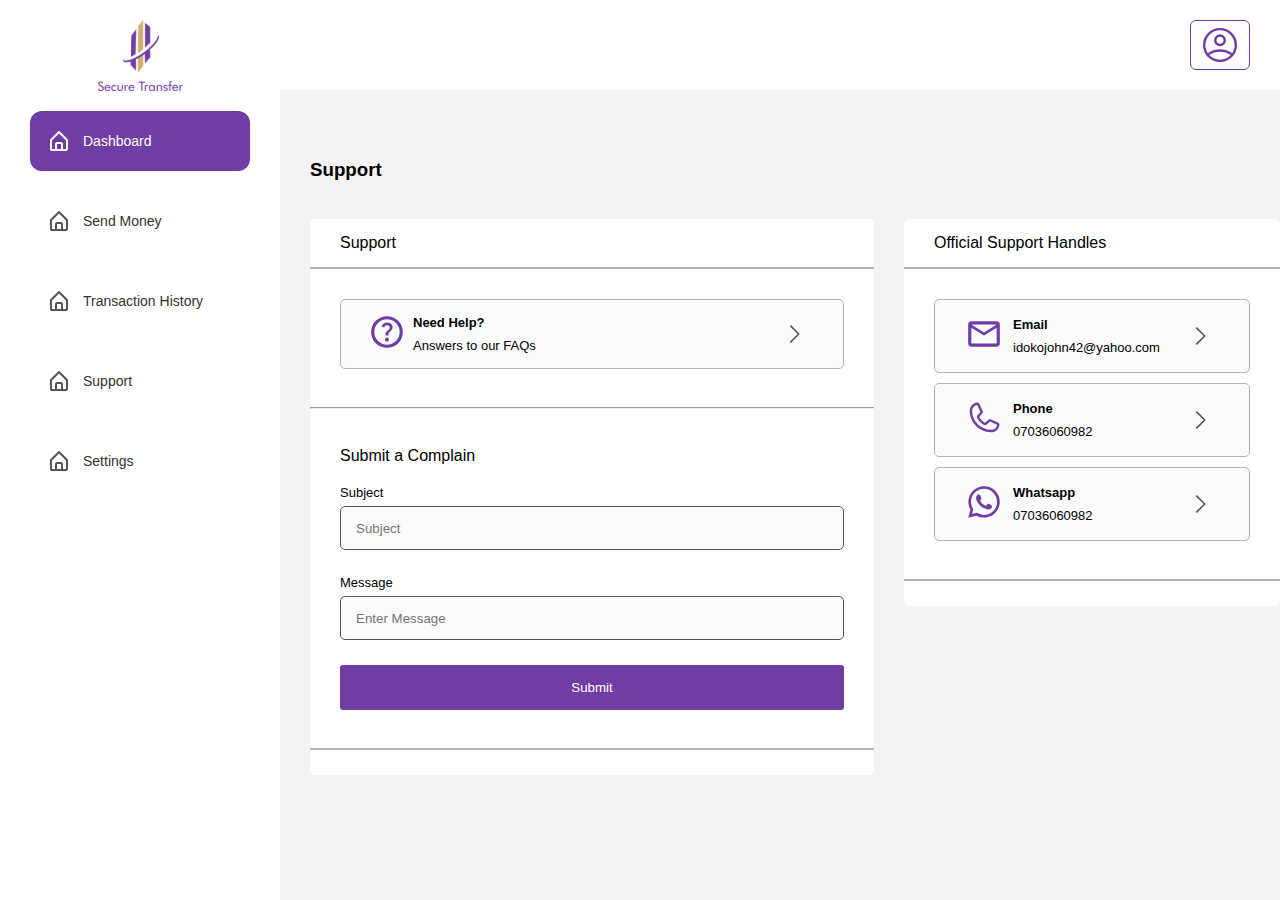
<file: html/support.html>
<!DOCTYPE html>
<html lang="en">
  <head>
    <meta charset="UTF-8" />
    <meta name="viewport" content="width=device-width, initial-scale=1.0" />
    <title>Secure Transfer</title>
    <link rel="stylesheet" href="/css/styles.css" />
    <link rel="stylesheet" href="/css/loginStyle.css" />
    <link rel="stylesheet" href="/css/sideMenu.css" />
    <link rel="stylesheet" href="/css/global.css" />
  </head>
  <body>
    <div class="app-wrapper">
      <!-- SIDE MENU -->
      <div class="side-menu">
        <div class="side-menu-content">
          <div class="side-menu-top">
            <img
              src="/assets/SecureTransferLogo 1.svg"
              alt="Secure Transfer Logo"
            />
            <button id="toggle-close">
              <img src="/assets/closeArrow.svg" alt="close" />
            </button>
          </div>
          <div class="side-menu-bottom">
            <ul>
              <li class="nsm-li active">
                <a class="active" href="/html/dashboard.html"
                  ><img src="/assets/dashboardIconW.svg" alt="" />Dashboard</a
                >
              </li>
              <li class="nsm-li">
                <a href="/html/sendmoney.html">
                  <img src="/assets/dashboardIconB.svg" alt="" />Send Money</a
                >
              </li>
              <li class="nsm-li">
                <a href="/html/transactionhistory.html">
                  <img src="/assets/dashboardIconB.svg" alt="" />Transaction
                  History</a
                >
              </li>
              <li class="nsm-li">
                <a href="/html/support.html">
                  <img src="/assets/dashboardIconB.svg" alt="" />Support</a
                >
              </li>
              <li class="nsm-li">
                <a href="/html/settings.html">
                  <img src="/assets/dashboardIconB.svg" alt="" />Settings</a
                >
              </li>
              <!-- OLD MENU -->
              <!-- <div>
                <li class="nsm-li">
                  <div>
                    <a href="http://"
                      ><img
                        src="/assets/dashboardIconB.svg"
                        alt=""
                      />Transaction</a
                    >
                  </div>
                  <img src="/assets/arrow.svg" alt="" />
                </li>
                <div class="sub-menu">
                  <ul>
                    <li class="sub-nsm-li">
                      <a href="/html/sendmoney.html">
                        <img src="/assets/dashboardIconB.svg" alt="" />Send
                        Money</a
                      >
                    </li>
                    <li class="sub-nsm-li">
                      <a href="/html/transactionhistory.html">
                        <img
                          src="/assets/dashboardIconB.svg"
                          alt=""
                        />Transaction History</a
                      >
                    </li>
                  </ul>
                </div>
              </div>
              <li class="nsm-li">
                <a href="/html/support.html">
                  <img src="/assets/dashboardIconB.svg" alt="" />Support</a
                >
              </li> -->
            </ul>
          </div>
        </div>
      </div>

      <!--App Content -->
      <div class="app-content">
        <!-- NAV -->
        <div class="inner-nav">
          <button id="toggle-btn">
            <img src="/assets/hamburgerIcon.svg" alt="hamburger" />
          </button>
          <div class="nav-profile dropdown-nav-head">
            <img src="/assets/profileIcon.svg" alt="" srcset="" />

            <!-- Dropdown Content -->
            <div class="dropdown-nav-content">
              <div class="ndc-div">
                <a href="/html/settings.html">Settings</a>
                <a href="/html/login.html">Logout</a>
              </div>
            </div>
          </div>
        </div>
        <!-- Content -->
        <div class="content-wrapper">
          <!-- Four Cards -->
          <div class="xs-row"></div>
          <h3>Support</h3>
          <div class="card-container-wrapper">
            <div class="card-container">
              <div class="cc-heading">Support</div>
              <hr class="top-hr" />

              <div class="support-content">
                <div class="support-group">
                  <div class="support-div">
                    <div class="support-div-content">
                      <div class="sd-left">
                        <div class="question-icon">
                          <img src="/assets/questionmark.svg" alt="" />
                        </div>
                        <div class="question-writeup">
                          <p>Need Help?</p>
                          <span>Answers to our FAQs</span>
                        </div>
                      </div>
                      <img src="/assets/rightarrow.svg" alt="" />
                    </div>
                  </div>
                  <hr />
                  <div class="support-div">
                    <span>Submit a Complain</span>
                    <div class="cc-input-group">
                      <div class="cc-input-div">
                        <label for="Subject">Subject</label>
                        <input type="text" placeholder="Subject" />
                      </div>
                      <div class="cc-input-div">
                        <label for="Message">Message</label>
                        <input type="text" placeholder="Enter Message" />
                      </div>
                      <button class="cc-button">Submit</button>
                    </div>
                  </div>
                </div>
              </div>

              <hr class="bottom-hr" />
            </div>
            <div class="card-container">
              <div class="cc-heading">Official Support Handles</div>
              <hr class="top-hr" />
              <div class="support-content">
                <div class="support-group">
                  <div class="support-divii">
                    <div class="support-div-content">
                      <div class="sd-left">
                        <div class="question-icon">
                          <img src="/assets/emailicon.svg" alt="" />
                        </div>
                        <div class="question-writeup">
                          <p>Email</p>
                          <span>idokojohn42@yahoo.com</span>
                        </div>
                      </div>
                      <img src="/assets/rightarrow.svg" alt="" />
                    </div>
                    <div class="support-div-content">
                      <div class="sd-left">
                        <div class="question-icon">
                          <img src="/assets//phoneicon.svg" alt="" />
                        </div>
                        <div class="question-writeup">
                          <p>Phone</p>
                          <span>07036060982</span>
                        </div>
                      </div>
                      <img src="/assets/rightarrow.svg" alt="" />
                    </div>
                    <div class="support-div-content">
                      <div class="sd-left">
                        <div class="question-icon">
                          <img src="/assets/whatsappicon.svg" alt="" />
                        </div>
                        <div class="question-writeup">
                          <p>Whatsapp</p>
                          <span>07036060982</span>
                        </div>
                      </div>
                      <img src="/assets/rightarrow.svg" alt="" />
                    </div>
                  </div>
                </div>
              </div>
              <hr class="bottom-hr" />
            </div>
          </div>
        </div>
      </div>
    </div>
    <script src="/js/modal.js"></script>
  </body>
</html>
</file>
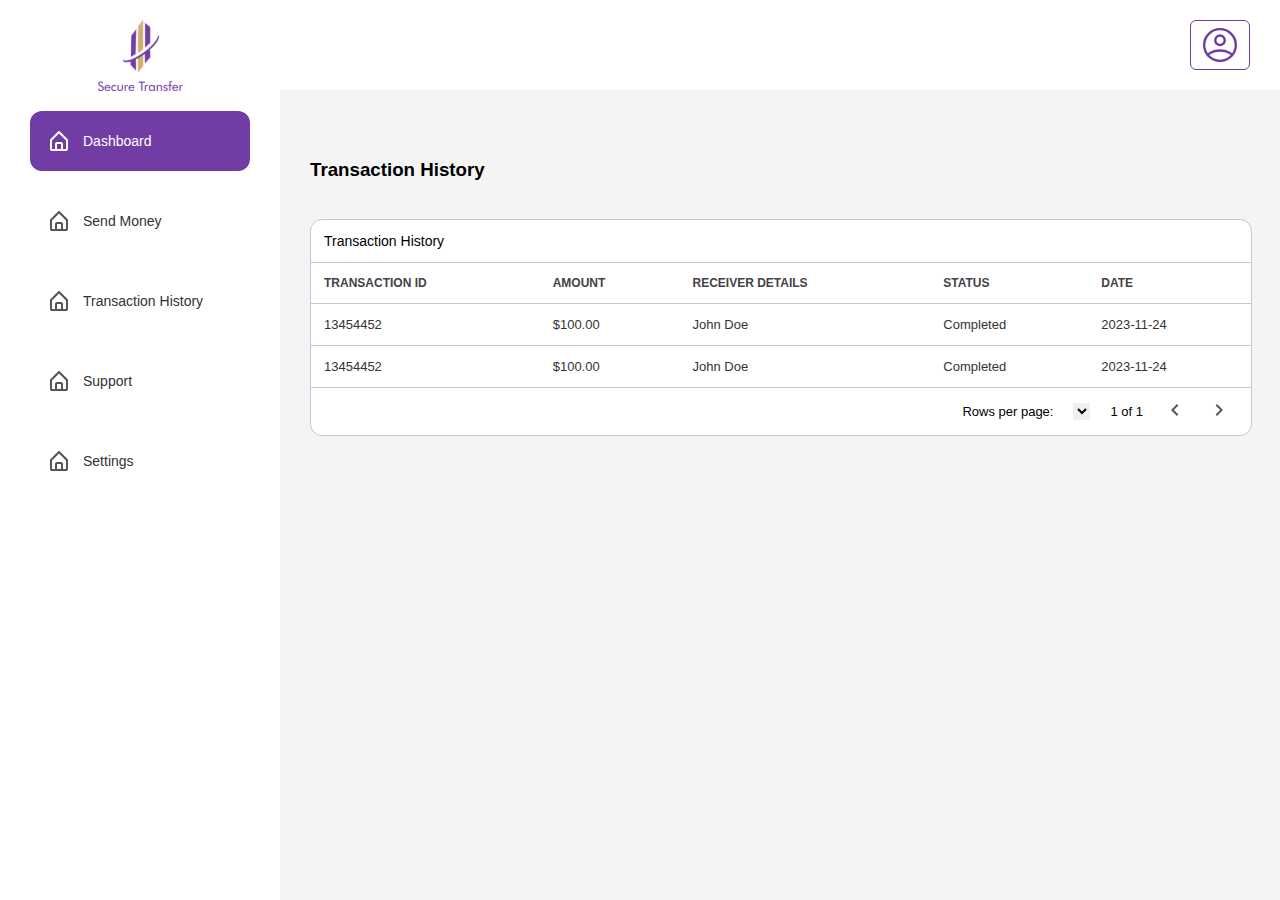
<file: html/transactionhistory.html>
<!DOCTYPE html>
<html lang="en">
  <head>
    <meta charset="UTF-8" />
    <meta name="viewport" content="width=device-width, initial-scale=1.0" />
    <title>Secure Transfer</title>
    <link rel="stylesheet" href="/css/styles.css" />
    <link rel="stylesheet" href="/css/loginStyle.css" />
    <link rel="stylesheet" href="/css/sideMenu.css" />
    <link rel="stylesheet" href="/css/global.css" />
  </head>
  <body>
    <div class="app-wrapper">
      <!-- SIDE MENU -->
      <div class="side-menu">
        <div class="side-menu-content">
          <div class="side-menu-top">
            <img
              src="/assets/SecureTransferLogo 1.svg"
              alt="Secure Transfer Logo"
            />
            <button id="toggle-close">
              <img src="/assets/closeArrow.svg" alt="close" />
            </button>
          </div>
          <div class="side-menu-bottom">
            <ul>
              <li class="nsm-li active">
                <a class="active" href="/html/dashboard.html"
                  ><img src="/assets/dashboardIconW.svg" alt="" />Dashboard</a
                >
              </li>
              <li class="nsm-li">
                <a href="/html/sendmoney.html">
                  <img src="/assets/dashboardIconB.svg" alt="" />Send Money</a
                >
              </li>
              <li class="nsm-li">
                <a href="/html/transactionhistory.html">
                  <img src="/assets/dashboardIconB.svg" alt="" />Transaction
                  History</a
                >
              </li>
              <li class="nsm-li">
                <a href="/html/support.html">
                  <img src="/assets/dashboardIconB.svg" alt="" />Support</a
                >
              </li>
              <li class="nsm-li">
                <a href="/html/settings.html">
                  <img src="/assets/dashboardIconB.svg" alt="" />Settings</a
                >
              </li>
              <!-- OLD MENU -->
              <!-- <div>
                <li class="nsm-li">
                  <div>
                    <a href="http://"
                      ><img
                        src="/assets/dashboardIconB.svg"
                        alt=""
                      />Transaction</a
                    >
                  </div>
                  <img src="/assets/arrow.svg" alt="" />
                </li>
                <div class="sub-menu">
                  <ul>
                    <li class="sub-nsm-li">
                      <a href="/html/sendmoney.html">
                        <img src="/assets/dashboardIconB.svg" alt="" />Send
                        Money</a
                      >
                    </li>
                    <li class="sub-nsm-li">
                      <a href="/html/transactionhistory.html">
                        <img
                          src="/assets/dashboardIconB.svg"
                          alt=""
                        />Transaction History</a
                      >
                    </li>
                  </ul>
                </div>
              </div>
              <li class="nsm-li">
                <a href="/html/support.html">
                  <img src="/assets/dashboardIconB.svg" alt="" />Support</a
                >
              </li> -->
            </ul>
          </div>
        </div>
      </div>

      <!--App Content -->
      <div class="app-content">
        <!-- NAV -->
        <div class="inner-nav">
          <button id="toggle-btn">
            <img src="/assets/hamburgerIcon.svg" alt="hamburger" />
          </button>
          <div class="nav-profile dropdown-nav-head">
            <img src="/assets/profileIcon.svg" alt="" srcset="" />

            <!-- Dropdown Content -->
            <div class="dropdown-nav-content">
              <div class="ndc-div">
                <a href="/html/settings.html">Settings</a>
                <a href="/html/login.html">Logout</a>
              </div>
            </div>
          </div>
        </div>
        <!-- Content -->
        <div class="content-wrapper">
          <!-- Four Cards -->
          <div class="xs-row"></div>
          <h3>Transaction History</h3>
          <div class="transaction-history">
            <!-- Transaction History Table -->
            <div class="table-container">
              <div class="table-title">Transaction History</div>
              <table class="custom-table">
                <thead>
                  <tr>
                    <th>Transaction ID</th>
                    <th>Amount</th>
                    <th>Receiver Details</th>
                    <th>Status</th>
                    <th>Date</th>
                  </tr>
                </thead>
                <tbody>
                  <tr>
                    <td>13454452</td>
                    <td>$100.00</td>
                    <td>John Doe</td>
                    <td>Completed</td>
                    <td>2023-11-24</td>
                  </tr>
                  <tr>
                    <td>13454452</td>
                    <td>$100.00</td>
                    <td>John Doe</td>
                    <td>Completed</td>
                    <td>2023-11-24</td>
                  </tr>
                  <!-- Add more rows as needed -->
                </tbody>
              </table>
              <div class="pagination-container">
                <span>Rows per page: </span>
                <select
                  id="pageDropdown"
                  value="1"
                  style="border: none; width: 17px"
                >
                  <option value="1">1</option>
                </select>
                <label htmlFor="pageDropdown"> 1 of 1 </label>
                <button>
                  <img
                    class="left-arrow"
                    src="/assets/arrow.svg"
                    alt=""
                    srcset=""
                  />
                </button>
                <button>
                  <img
                    class="right-arrow"
                    src="/assets/arrow.svg"
                    alt=""
                    srcset=""
                  />
                </button>
              </div>
            </div>
          </div>
        </div>
      </div>
    </div>
    <script src="/js/modal.js"></script>
  </body>
</html>
</file>
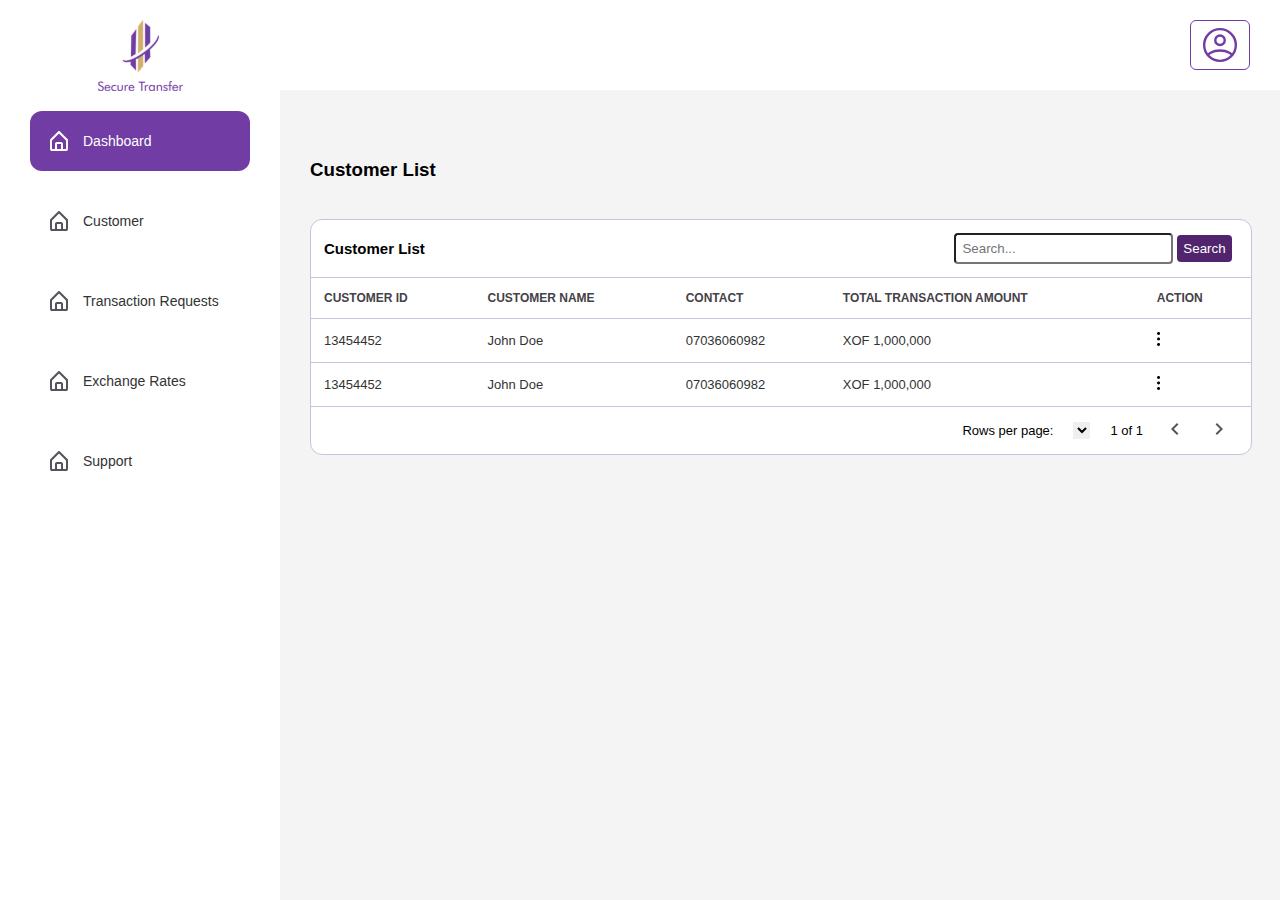
<file: html/admin/customerList.html>
<!DOCTYPE html>
<html lang="en">
  <head>
    <meta charset="UTF-8" />
    <meta name="viewport" content="width=device-width, initial-scale=1.0" />
    <title>Secure Transfer</title>
    <link rel="stylesheet" href="/css/styles.css" />
    <link rel="stylesheet" href="/css/loginStyle.css" />
    <link rel="stylesheet" href="/css/sideMenu.css" />
    <link rel="stylesheet" href="/css/global.css" />
  </head>
  <body>
    <div class="app-wrapper">
      <!-- SIDE MENU -->
      <div class="side-menu">
        <div class="side-menu-content">
          <div class="side-menu-top">
            <img
              src="/assets/SecureTransferLogo 1.svg"
              alt="Secure Transfer Logo"
            />
            <button id="toggle-close">
              <img src="/assets/closeArrow.svg" alt="close" />
            </button>
          </div>
          <div class="side-menu-bottom">
            <ul>
              <li class="nsm-li active">
                <a class="active" href="/html/admin/dashboard.html"
                  ><img src="/assets/dashboardIconW.svg" alt="" />Dashboard</a
                >
              </li>
              <li class="nsm-li">
                <a href="/html/admin/customerList.html">
                  <img src="/assets/dashboardIconB.svg" alt="" />Customer</a
                >
              </li>
              <li class="nsm-li">
                <a href="/html/admin/transactionrequests.html">
                  <img src="/assets/dashboardIconB.svg" alt="" />Transaction
                  Requests</a
                >
              </li>
              <li class="nsm-li">
                <a href="/html/admin/exchangerate.html">
                  <img src="/assets/dashboardIconB.svg" alt="" />Exchange
                  Rates</a
                >
              </li>
              <li class="nsm-li">
                <a href="/html/admin/customerList.html">
                  <img src="/assets/dashboardIconB.svg" alt="" />Support</a
                >
              </li>
            </ul>
          </div>
        </div>
      </div>
      <!--App Content -->
      <div class="app-content">
        <!-- NAV -->
        <div class="inner-nav">
          <button id="toggle-btn">
            <img src="/assets/hamburgerIcon.svg" alt="hamburger" />
          </button>
          <div class="nav-profile dropdown-nav-head">
            <img src="/assets/profileIcon.svg" alt="" srcset="" />

            <!-- Dropdown Content -->
            <div class="dropdown-nav-content">
              <div class="ndc-div">
                <a href="/html/login.html">Logout</a>
              </div>
            </div>
          </div>
        </div>
        <!-- Content -->
        <div class="content-wrapper">
          <!-- Four Cards -->
          <div class="xs-row"></div>
          <h3>Customer List</h3>
          <div class="transaction-history">
            <!-- Transaction History Table -->
            <div class="table-container">
              <div class="table-title">
                <span>Customer List</span>
                <div class="search-container">
                  <input
                    type="text"
                    class="searchInput"
                    id="searchInput"
                    placeholder="Search..."
                  />
                  <button class="searchButton" id="searchButton">Search</button>
                </div>
              </div>
              <table class="custom-table">
                <thead>
                  <tr>
                    <th>Customer ID</th>
                    <th>Customer Name</th>
                    <th>Contact</th>
                    <th>Total Transaction Amount</th>
                    <th>Action</th>
                  </tr>
                </thead>
                <tbody>
                  <tr>
                    <td>13454452</td>
                    <td>John Doe</td>
                    <td>07036060982</td>
                    <td>XOF 1,000,000</td>
                    <td id="openModalBtn">
                      <img
                        class="action-icon"
                        src="/assets/actionIcon.svg"
                        alt=""
                        srcset=""
                      />
                    </td>
                  </tr>
                  <tr>
                    <td>13454452</td>
                    <td>John Doe</td>
                    <td>07036060982</td>
                    <td>XOF 1,000,000</td>
                    <td>
                      <img
                        class="action-icon"
                        src="/assets/actionIcon.svg"
                        alt=""
                        srcset=""
                      />
                    </td>
                  </tr>
                  <!-- Add more rows as needed -->
                </tbody>
                <div id="myModal" class="modal">
                  <div class="modal-content">
                    <span class="close" id="closeModalBtn">&times;</span>
                    <div class="mcc-info-wrapper">
                      <p class="mcc-into-title">Customer Information</p>
                      <div class="mc-customer-info">
                        <div class="ci-content">
                          <span>Customer ID</span>
                          <p>2534424243</p>
                        </div>
                        <div class="ci-content">
                          <span>Customer Name</span>
                          <p>John Idoko</p>
                        </div>
                        <div class="ci-content">
                          <span>Email</span>
                          <p>idokojohn42@yahoo.com</p>
                        </div>
                        <div class="ci-content">
                          <span>Phone Number</span>
                          <p>07036060982</p>
                        </div>
                        <div class="ci-content">
                          <span>Total Transaction</span>
                          <p>XOF 1,000,000</p>
                        </div>
                      </div>
                    </div>
                    <div class="mcc-info-wrapper">
                      <p class="mcc-into-title">Manage Customer</p>
                      <div class="mc-manage-customer">
                        <p>Activate Account</p>
                        <span> Do you want to suspend this account</span>
                        <div class="group-btn">
                          <button class="contained-btn">Activate</button>
                          <button class="outlined-btn">Cancel</button>
                        </div>
                      </div>
                    </div>
                  </div>
                </div>
              </table>
              <div class="pagination-container">
                <span>Rows per page: </span>
                <select
                  id="pageDropdown"
                  value="1"
                  style="border: none; width: 17px"
                >
                  <option value="1">1</option>
                </select>
                <label htmlFor="pageDropdown"> 1 of 1 </label>
                <button>
                  <img
                    class="left-arrow"
                    src="/assets/arrow.svg"
                    alt=""
                    srcset=""
                  />
                </button>
                <button>
                  <img
                    class="right-arrow"
                    src="/assets/arrow.svg"
                    alt=""
                    srcset=""
                  />
                </button>
              </div>
            </div>
          </div>
        </div>
      </div>
    </div>
    <script src="/js/modal.js"></script>
  </body>
</html>
</file>
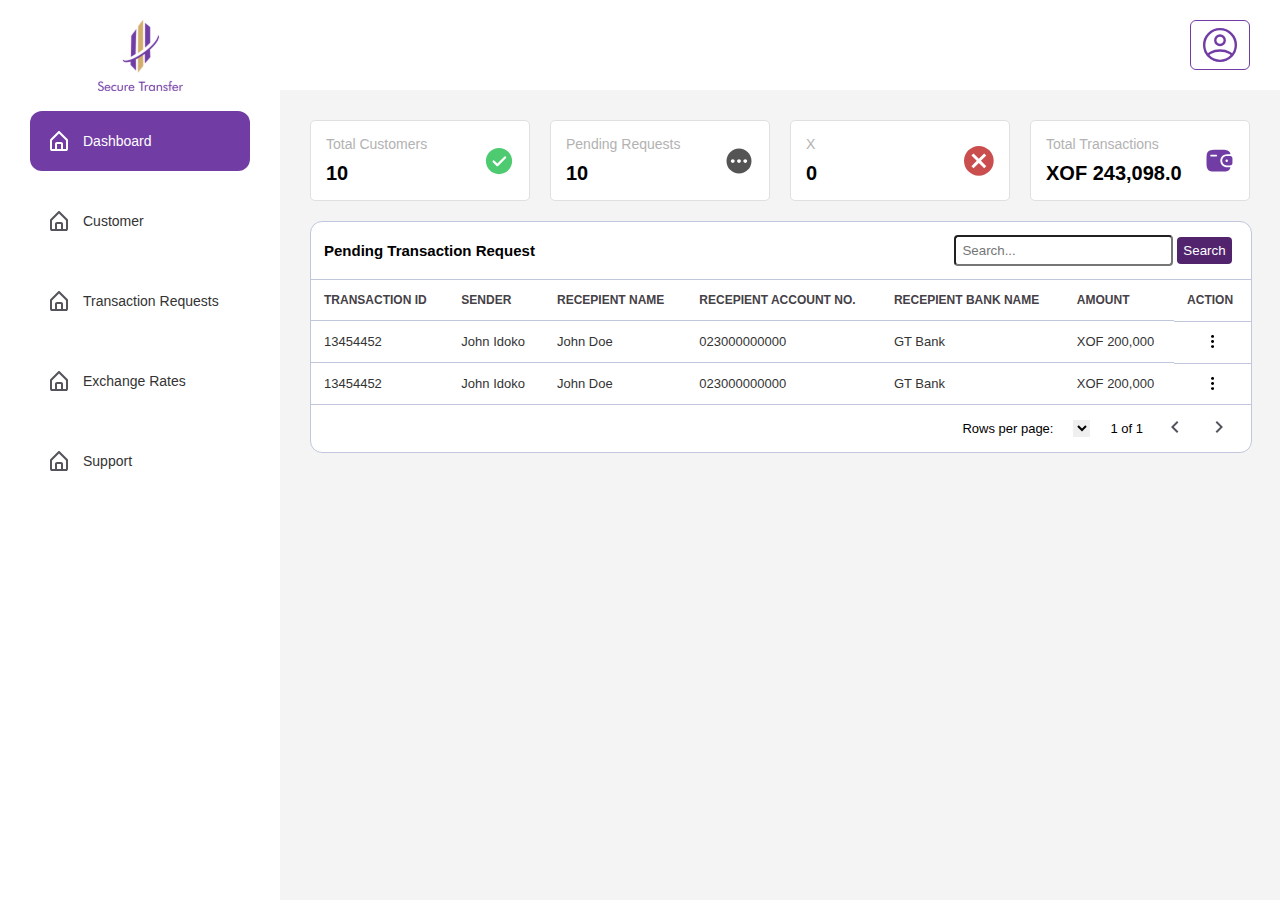
<file: html/admin/dashboard.html>
<!DOCTYPE html>
<html lang="en">
  <head>
    <meta charset="UTF-8" />
    <meta name="viewport" content="width=device-width, initial-scale=1.0" />
    <title>Secure Transfer</title>
    <link rel="stylesheet" href="/css/styles.css" />
    <link rel="stylesheet" href="/css/loginStyle.css" />
    <link rel="stylesheet" href="/css/sideMenu.css" />
    <link rel="stylesheet" href="/css/global.css" />
  </head>
  <body>
    <div class="app-wrapper">
      <!-- SIDE MENU -->
      <div class="side-menu">
        <div class="side-menu-content">
          <div class="side-menu-top">
            <img
              src="/assets/SecureTransferLogo 1.svg"
              alt="Secure Transfer Logo"
            />
            <button id="toggle-close">
              <img src="/assets/closeArrow.svg" alt="close" />
            </button>
          </div>
          <div class="side-menu-bottom">
            <ul>
              <li class="nsm-li active">
                <a class="active" href="/html/admin/dashboard.html"
                  ><img src="/assets/dashboardIconW.svg" alt="" />Dashboard</a
                >
              </li>
              <li class="nsm-li">
                <a href="/html/admin/customerList.html">
                  <img src="/assets/dashboardIconB.svg" alt="" />Customer</a
                >
              </li>
              <li class="nsm-li">
                <a href="/html/admin/transactionrequests.html">
                  <img src="/assets/dashboardIconB.svg" alt="" />Transaction
                  Requests</a
                >
              </li>
              <li class="nsm-li">
                <a href="/html/admin/exchangerate.html">
                  <img src="/assets/dashboardIconB.svg" alt="" />Exchange
                  Rates</a
                >
              </li>
              <li class="nsm-li">
                <a href="/html/admin/customerList.html">
                  <img src="/assets/dashboardIconB.svg" alt="" />Support</a
                >
              </li>
            </ul>
          </div>
        </div>
      </div>

      <!--App Content -->
      <div class="app-content">
        <!-- NAV -->
        <div class="inner-nav">
          <button id="toggle-btn">
            <img src="/assets/hamburgerIcon.svg" alt="hamburger" />
          </button>
          <div class="nav-profile dropdown-nav-head">
            <img src="/assets/profileIcon.svg" alt="" srcset="" />

            <!-- Dropdown Content -->
            <div class="dropdown-nav-content">
              <div class="ndc-div">
                <a href="/html/login.html">Logout</a>
              </div>
            </div>
          </div>
        </div>
        <!-- Content -->
        <div class="content-wrapper">
          <!-- Four Cards -->
          <div class="xs-row">
            <div class="xs-card">
              <div class="xscard-content">
                <span>Total Customers</span>
                <h4>10</h4>
              </div>
              <img src="/assets/successIcon.svg" alt="" />
            </div>
            <div class="xs-card">
              <div class="xscard-content">
                <span>Pending Requests</span>
                <h4>10</h4>
              </div>
              <img src="/assets/pendingIcon.svg" alt="" />
            </div>
            <div class="xs-card">
              <div class="xscard-content">
                <span>X</span>
                <h4>0</h4>
              </div>
              <img src="/assets/failedIcon.svg" alt="" />
            </div>
            <div class="xs-card">
              <div class="xscard-content">
                <span>Total Transactions</span>
                <h4>XOF 243,098.0</h4>
              </div>
              <img src="/assets/walletIcon.svg" alt="" />
            </div>
          </div>
          <!-- Recent Transaction Table -->
          <div class="table-container">
            <div class="table-title">
              <span>Pending Transaction Request </span>
              <div class="search-container">
                <input
                  type="text"
                  class="searchInput"
                  id="searchInput"
                  placeholder="Search..."
                />
                <button class="searchButton" id="searchButton">Search</button>
              </div>
            </div>
            <table class="custom-table">
              <thead>
                <tr>
                  <th>Transaction ID</th>
                  <th>Sender</th>
                  <th>Recepient Name</th>
                  <th>Recepient Account No.</th>
                  <th>Recepient Bank Name</th>
                  <th>Amount</th>
                  <th>Action</th>
                </tr>
              </thead>
              <tbody>
                <tr>
                  <td>13454452</td>
                  <td>John Idoko</td>
                  <td>John Doe</td>
                  <td>023000000000</td>
                  <td>GT Bank</td>
                  <td>XOF 200,000</td>
                  <td id="openModalBtn" class="center">
                    <img
                      class="action-icon"
                      src="/assets/actionIcon.svg"
                      alt=""
                      srcset=""
                    />
                  </td>
                </tr>
                <tr>
                  <td>13454452</td>
                  <td>John Idoko</td>
                  <td>John Doe</td>
                  <td>023000000000</td>
                  <td>GT Bank</td>
                  <td>XOF 200,000</td>
                  <td class="center">
                    <img
                      class="action-icon"
                      src="/assets/actionIcon.svg"
                      alt=""
                      srcset=""
                    />
                  </td>
                </tr>
                <!-- Add more rows as needed -->
                <div id="myModal" class="modal">
                  <div class="modal-content">
                    <span class="close" id="closeModalBtn">&times;</span>
                    <div class="mcc-info-wrapper">
                      <p class="mcc-into-title">Sender Detail</p>
                      <div class="mc-customer-info">
                        <div class="ci-content">
                          <span>Customer ID</span>
                          <p>2534424243</p>
                        </div>
                        <div class="ci-content">
                          <span>Customer Name</span>
                          <p>David Raphel</p>
                        </div>
                        <div class="ci-content">
                          <span>Email</span>
                          <p>sender@yahoo.com</p>
                        </div>
                        <div class="ci-content">
                          <span>Phone Number</span>
                          <p>07036060982</p>
                        </div>
                      </div>
                    </div>
                    <div class="mcc-info-wrapper">
                      <p class="mcc-into-title">Transaction Detail</p>
                      <div class="mc-customer-info">
                        <div class="ci-content">
                          <span>Recipient Name </span>
                          <p>John Idoko</p>
                        </div>
                        <div class="ci-content">
                          <span>Recipients Account No.</span>
                          <p>0230000000</p>
                        </div>
                        <div class="ci-content">
                          <span>Recipients Bank Name</span>
                          <p>GT Bank</p>
                        </div>
                        <div class="ci-content">
                          <span>Phone Number</span>
                          <p>07036060982</p>
                        </div>
                        <div class="ci-content">
                          <span>Amount</span>
                          <p>XOF 230,000</p>
                        </div>
                      </div>
                    </div>
                    <div class="mcc-info-wrapper">
                      <p class="mcc-into-title">Update Transaction</p>
                      <div class="mc-update-transaction">
                        <div class="checkbox-group">
                          <div class="checkbox-div">
                            <input
                              type="checkbox"
                              name="transactionStatus"
                              id="approveCheckbox"
                            />
                            <span
                              >I have received money and im ready to approve
                              this transaction</span
                            >
                          </div>
                          <div class="checkbox-div">
                            <input
                              type="checkbox"
                              name="transactionStatus"
                              id="cancelCheckbox"
                            />
                            <span
                              >I have not received money and im ready to cancel
                              this transaction</span
                            >
                          </div>
                        </div>
                        <!-- RECEIVED -->
                        <div class="contentToToggle" id="contentToToggle">
                          <div class="mcc-info-wrapper">
                            <p class="mcc-into-title">Approve Transaction</p>
                            <div class="mc-manage-customer">
                              <span
                                >You’re about to send XOF 230,000<br />
                                to John Idoko (0230000000)</span
                              >
                              <div class="group-btn">
                                <button class="contained-btn">Send</button>
                                <button id="closeModalBtn" class="outlined-btn">
                                  Cancel
                                </button>
                              </div>
                            </div>
                          </div>
                        </div>
                        <!--NOT RECEIVED -->
                        <div class="contentToToggleII" id="contentToToggleII">
                          <div class="mcc-info-wrapper">
                            <p class="mcc-into-title">Cancel Transaction</p>
                            <div class="mc-manage-customer">
                              <span
                                >You’re about to cancel XOF 230,000<br />
                                to John Idoko (0230000000)</span
                              >
                              <div class="group-btn">
                                <button
                                  style="
                                    background-color: red;
                                    border: red solid 1px;
                                  "
                                  class="contained-btn"
                                >
                                  Proceed
                                </button>
                                <button id="closeModalBtn" class="outlined-btn">
                                  Cancel
                                </button>
                              </div>
                            </div>
                          </div>
                        </div>
                      </div>
                    </div>
                  </div>
                </div>
              </tbody>
            </table>
            <div class="pagination-container">
              <span>Rows per page: </span>
              <select
                id="pageDropdown"
                value="1"
                style="border: none; width: 17px"
              >
                <option value="1">1</option>
              </select>
              <label htmlFor="pageDropdown"> 1 of 1 </label>
              <button>
                <img
                  class="left-arrow"
                  src="/assets/arrow.svg"
                  alt=""
                  srcset=""
                />
              </button>
              <button>
                <img
                  class="right-arrow"
                  src="/assets/arrow.svg"
                  alt=""
                  srcset=""
                />
              </button>
            </div>
          </div>
        </div>
      </div>
    </div>
    <script src="/js/modal.js"></script>
  </body>
</html>
</file>
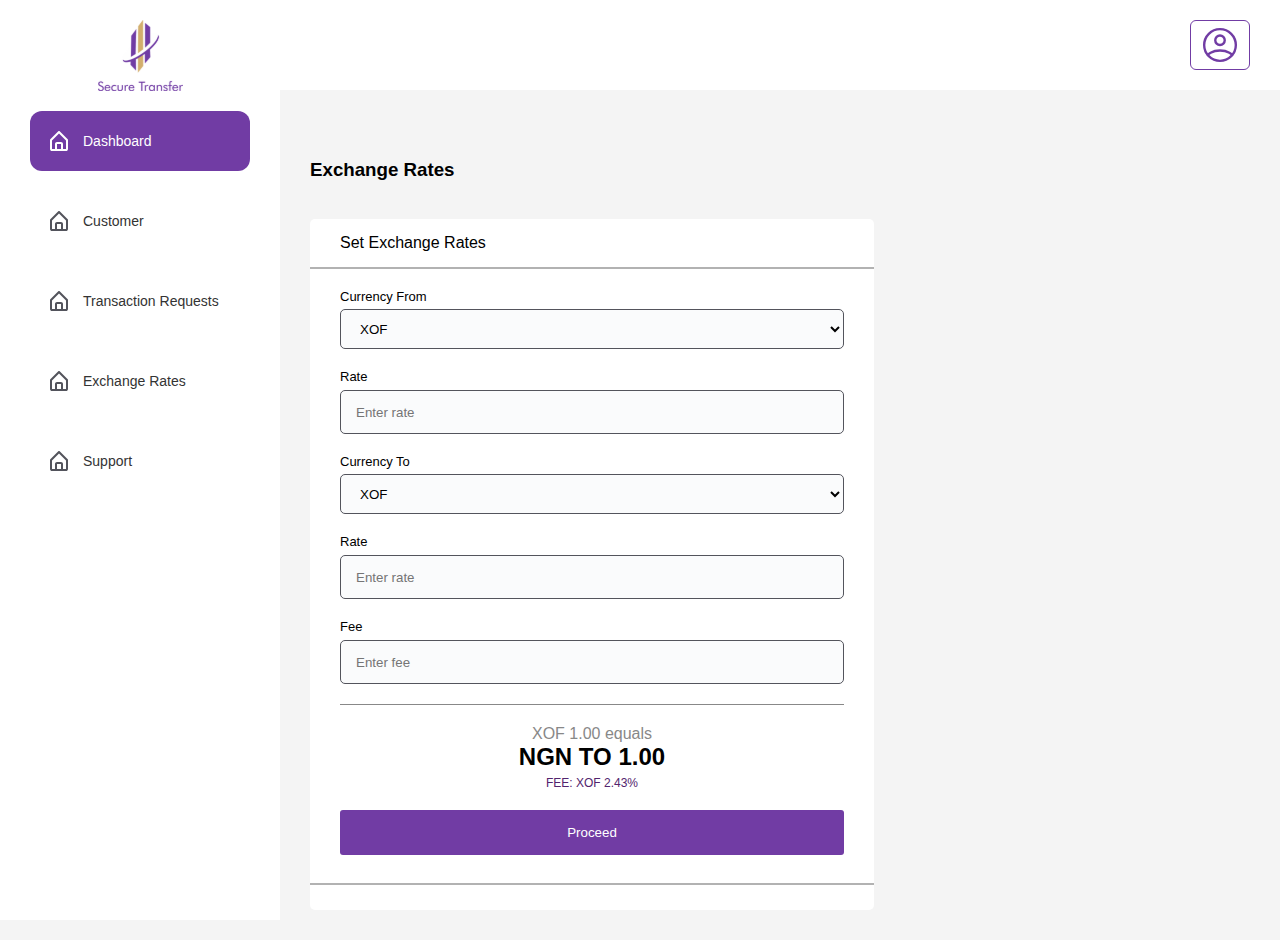
<file: html/admin/exchangerate.html>
<!DOCTYPE html>
<html lang="en">
  <head>
    <meta charset="UTF-8" />
    <meta name="viewport" content="width=device-width, initial-scale=1.0" />
    <title>Secure Transfer</title>
    <link rel="stylesheet" href="/css/styles.css" />
    <link rel="stylesheet" href="/css/loginStyle.css" />
    <link rel="stylesheet" href="/css/sideMenu.css" />
    <link rel="stylesheet" href="/css/global.css" />
  </head>
  <body>
    <div class="app-wrapper">
      <!-- SIDE MENU -->
      <div class="side-menu">
        <div class="side-menu-content">
          <div class="side-menu-top">
            <img
              src="/assets/SecureTransferLogo 1.svg"
              alt="Secure Transfer Logo"
            />
            <button id="toggle-close">
              <img src="/assets/closeArrow.svg" alt="close" />
            </button>
          </div>
          <div class="side-menu-bottom">
            <ul>
              <li class="nsm-li active">
                <a class="active" href="/html/admin/dashboard.html"
                  ><img src="/assets/dashboardIconW.svg" alt="" />Dashboard</a
                >
              </li>
              <li class="nsm-li">
                <a href="/html/admin/customerList.html">
                  <img src="/assets/dashboardIconB.svg" alt="" />Customer</a
                >
              </li>
              <li class="nsm-li">
                <a href="/html/admin/transactionrequests.html">
                  <img src="/assets/dashboardIconB.svg" alt="" />Transaction
                  Requests</a
                >
              </li>
              <li class="nsm-li">
                <a href="/html/admin/exchangerate.html">
                  <img src="/assets/dashboardIconB.svg" alt="" />Exchange
                  Rates</a
                >
              </li>
              <li class="nsm-li">
                <a href="/html/admin/customerList.html">
                  <img src="/assets/dashboardIconB.svg" alt="" />Support</a
                >
              </li>
            </ul>
          </div>
        </div>
      </div>

      <!--App Content -->
      <div class="app-content">
        <!-- NAV -->
        <div class="inner-nav">
          <button id="toggle-btn">
            <img src="/assets/hamburgerIcon.svg" alt="hamburger" />
          </button>
          <div class="nav-profile dropdown-nav-head">
            <img src="/assets/profileIcon.svg" alt="" srcset="" />

            <!-- Dropdown Content -->
            <div class="dropdown-nav-content">
              <div class="ndc-div">
                <a href="/html/login.html">Logout</a>
              </div>
            </div>
          </div>
        </div>
        <!-- Content -->
        <div class="content-wrapper">
          <!-- Four Cards -->
          <div class="xs-row"></div>
          <h3>Exchange Rates</h3>
          <div class="card-container-wrapper">
            <div class="card-container">
              <div class="cc-heading">Set Exchange Rates</div>
              <hr class="top-hr" />
              <div class="exchange-rate-content">
                <div class="select-div">
                  <label for="selectOption">Currency From</label>
                  <select id="selectOption" name="selectOption">
                    <option value="option1">XOF</option>
                    <option value="option2">NGN</option>
                    <option value="option3">CFA</option>
                  </select>
                </div>
                <div class="cc-input-div">
                  <label for="Subject">Rate</label>
                  <input type="text" placeholder="Enter rate" />
                </div>
                <div class="select-div">
                  <label for="selectOption">Currency To</label>
                  <select id="selectOption" name="selectOption">
                    <option value="option1">XOF</option>
                    <option value="option2">NGN</option>
                    <option value="option3">CFA</option>
                  </select>
                </div>
                <div class="cc-input-div">
                  <label for="Subject">Rate</label>
                  <input type="text" placeholder="Enter rate" />
                </div>
                <div class="cc-input-div">
                  <label for="Subject">Fee</label>
                  <input type="text" placeholder="Enter fee" />
                </div>
                <div class="er-display">
                  <span>XOF 1.00 equals</span>
                  <h2>NGN TO 1.00</h2>
                  <span>FEE: XOF 2.43%</span>
                </div>
                <button class="cc-button">Proceed</button>
              </div>
              <hr class="bottom-hr" />
            </div>
          </div>
        </div>
      </div>
    </div>
  </body>
</html>
</file>
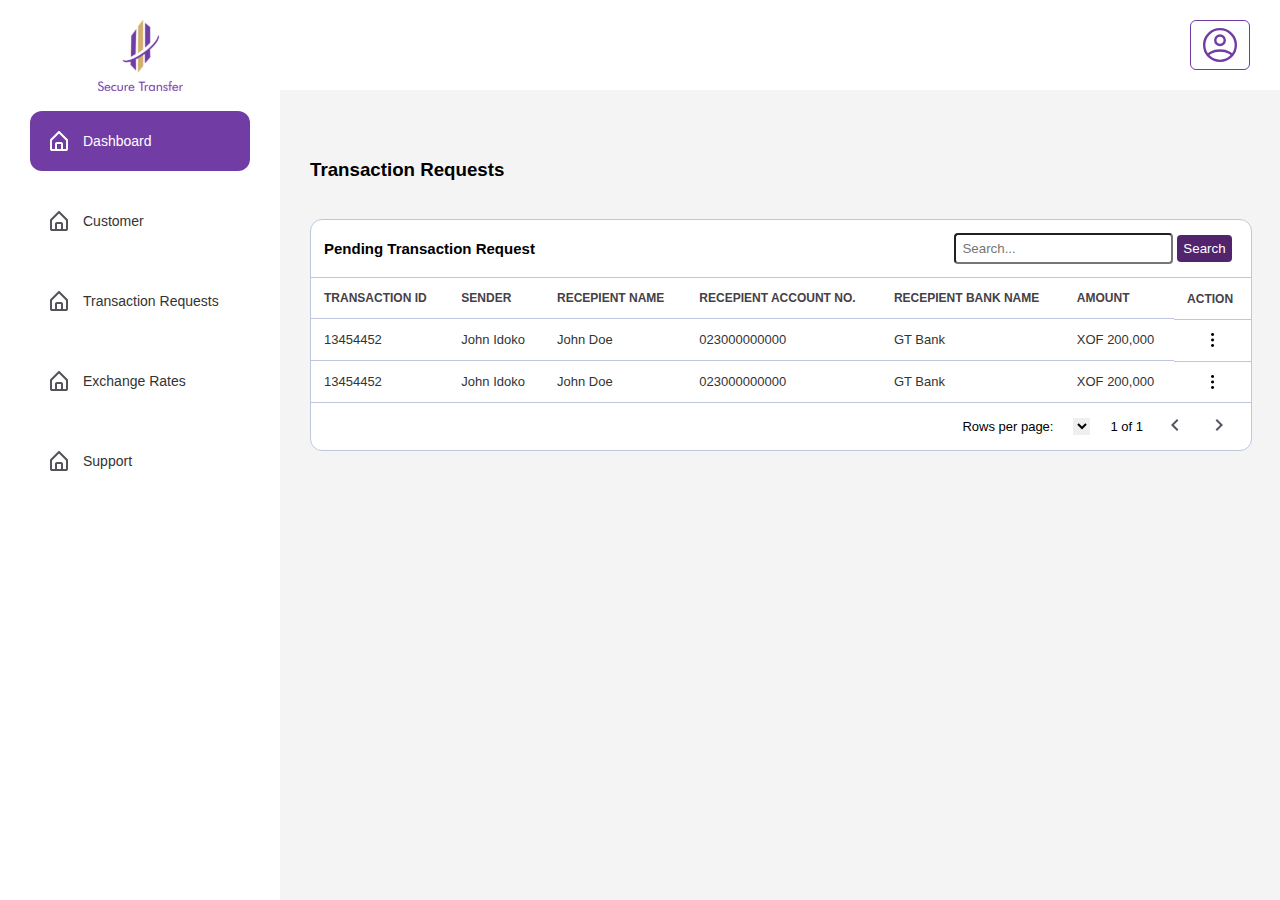
<file: html/admin/transactionrequests.html>
<!DOCTYPE html>
<html lang="en">
  <head>
    <meta charset="UTF-8" />
    <meta name="viewport" content="width=device-width, initial-scale=1.0" />
    <title>Secure Transfer</title>
    <link rel="stylesheet" href="/css/styles.css" />
    <link rel="stylesheet" href="/css/loginStyle.css" />
    <link rel="stylesheet" href="/css/sideMenu.css" />
    <link rel="stylesheet" href="/css/global.css" />
  </head>
  <body>
    <div class="app-wrapper">
      <!-- SIDE MENU -->
      <div class="side-menu">
        <div class="side-menu-content">
          <div class="side-menu-top">
            <img
              src="/assets/SecureTransferLogo 1.svg"
              alt="Secure Transfer Logo"
            />
            <button id="toggle-close">
              <img src="/assets/closeArrow.svg" alt="close" />
            </button>
          </div>
          <div class="side-menu-bottom">
            <ul>
              <li class="nsm-li active">
                <a class="active" href="/html/admin/dashboard.html"
                  ><img src="/assets/dashboardIconW.svg" alt="" />Dashboard</a
                >
              </li>
              <li class="nsm-li">
                <a href="/html/admin/customerList.html">
                  <img src="/assets/dashboardIconB.svg" alt="" />Customer</a
                >
              </li>
              <li class="nsm-li">
                <a href="/html/admin/transactionrequests.html">
                  <img src="/assets/dashboardIconB.svg" alt="" />Transaction
                  Requests</a
                >
              </li>
              <li class="nsm-li">
                <a href="/html/admin/exchangerate.html">
                  <img src="/assets/dashboardIconB.svg" alt="" />Exchange
                  Rates</a
                >
              </li>
              <li class="nsm-li">
                <a href="/html/admin/customerList.html">
                  <img src="/assets/dashboardIconB.svg" alt="" />Support</a
                >
              </li>
            </ul>
          </div>
        </div>
      </div>

      <!--App Content -->
      <div class="app-content">
        <!-- NAV -->
        <div class="inner-nav">
          <button id="toggle-btn">
            <img src="/assets/hamburgerIcon.svg" alt="hamburger" />
          </button>
          <div class="nav-profile dropdown-nav-head">
            <img src="/assets/profileIcon.svg" alt="" srcset="" />

            <!-- Dropdown Content -->
            <div class="dropdown-nav-content">
              <div class="ndc-div">
                <a href="/html/login.html">Logout</a>
              </div>
            </div>
          </div>
        </div>
        <!-- Content -->
        <div class="content-wrapper">
          <!-- Four Cards -->
          <div class="xs-row"></div>
          <h3>Transaction Requests</h3>
          <div class="transaction-history">
            <!-- Recent Transaction Table -->
            <div class="table-container">
              <div class="table-title">
                <span>Pending Transaction Request </span>
                <div class="search-container">
                  <input
                    type="text"
                    class="searchInput"
                    id="searchInput"
                    placeholder="Search..."
                  />
                  <button class="searchButton" id="searchButton">Search</button>
                </div>
              </div>
              <table class="custom-table">
                <thead>
                  <tr>
                    <th>Transaction ID</th>
                    <th>Sender</th>
                    <th>Recepient Name</th>
                    <th>Recepient Account No.</th>
                    <th>Recepient Bank Name</th>
                    <th>Amount</th>
                    <th>Action</th>
                  </tr>
                </thead>
                <tbody>
                  <tr>
                    <td>13454452</td>
                    <td>John Idoko</td>
                    <td>John Doe</td>
                    <td>023000000000</td>
                    <td>GT Bank</td>
                    <td>XOF 200,000</td>
                    <td id="openModalBtn" class="center">
                      <img
                        class="action-icon"
                        src="/assets/actionIcon.svg"
                        alt=""
                        srcset=""
                      />
                    </td>
                  </tr>
                  <tr>
                    <td>13454452</td>
                    <td>John Idoko</td>
                    <td>John Doe</td>
                    <td>023000000000</td>
                    <td>GT Bank</td>
                    <td>XOF 200,000</td>
                    <td class="center">
                      <img
                        class="action-icon"
                        src="/assets/actionIcon.svg"
                        alt=""
                        srcset=""
                      />
                    </td>
                  </tr>
                  <!-- Add more rows as needed -->
                  <div id="myModal" class="modal">
                    <div class="modal-content">
                      <span class="close" id="closeModalBtn">&times;</span>
                      <div class="mcc-info-wrapper">
                        <p class="mcc-into-title">Sender Detail</p>
                        <div class="mc-customer-info">
                          <div class="ci-content">
                            <span>Customer ID</span>
                            <p>2534424243</p>
                          </div>
                          <div class="ci-content">
                            <span>Customer Name</span>
                            <p>David Raphel</p>
                          </div>
                          <div class="ci-content">
                            <span>Email</span>
                            <p>sender@yahoo.com</p>
                          </div>
                          <div class="ci-content">
                            <span>Phone Number</span>
                            <p>07036060982</p>
                          </div>
                        </div>
                      </div>
                      <div class="mcc-info-wrapper">
                        <p class="mcc-into-title">Transaction Detail</p>
                        <div class="mc-customer-info">
                          <div class="ci-content">
                            <span>Recipient Name </span>
                            <p>John Idoko</p>
                          </div>
                          <div class="ci-content">
                            <span>Recipients Account No.</span>
                            <p>0230000000</p>
                          </div>
                          <div class="ci-content">
                            <span>Recipients Bank Name</span>
                            <p>GT Bank</p>
                          </div>
                          <div class="ci-content">
                            <span>Phone Number</span>
                            <p>07036060982</p>
                          </div>
                          <div class="ci-content">
                            <span>Amount</span>
                            <p>XOF 230,000</p>
                          </div>
                        </div>
                      </div>
                      <div class="mcc-info-wrapper">
                        <p class="mcc-into-title">Update Transaction</p>
                        <div class="mc-update-transaction">
                          <div class="checkbox-group">
                            <div class="checkbox-div">
                              <input
                                type="checkbox"
                                name="transactionStatus"
                                id="approveCheckbox"
                              />
                              <span
                                >I have received money and im ready to approve
                                this transaction</span
                              >
                            </div>
                            <div class="checkbox-div">
                              <input
                                type="checkbox"
                                name="transactionStatus"
                                id="cancelCheckbox"
                              />
                              <span
                                >I have not received money and im ready to
                                cancel this transaction</span
                              >
                            </div>
                          </div>
                          <!-- RECEIVED -->
                          <div class="contentToToggle" id="contentToToggle">
                            <div class="mcc-info-wrapper">
                              <p class="mcc-into-title">Approve Transaction</p>
                              <div class="mc-manage-customer">
                                <span
                                  >You’re about to send XOF 230,000<br />
                                  to John Idoko (0230000000)</span
                                >
                                <div class="group-btn">
                                  <button class="contained-btn">Send</button>
                                  <button class="outlined-btn">Cancel</button>
                                </div>
                              </div>
                            </div>
                          </div>
                          <!--NOT RECEIVED -->
                          <div class="contentToToggleII" id="contentToToggleII">
                            <div class="mcc-info-wrapper">
                              <p class="mcc-into-title">Cancel Transaction</p>
                              <div class="mc-manage-customer">
                                <span
                                  >You’re about to cancel XOF 230,000<br />
                                  to John Idoko (0230000000)</span
                                >
                                <div class="group-btn">
                                  <button
                                    style="
                                      background-color: red;
                                      border: red solid 1px;
                                    "
                                    class="contained-btn"
                                  >
                                    Proceed
                                  </button>
                                  <button class="outlined-btn">Cancel</button>
                                </div>
                              </div>
                            </div>
                          </div>
                        </div>
                      </div>
                    </div>
                  </div>
                </tbody>
              </table>
              <div class="pagination-container">
                <span>Rows per page: </span>
                <select
                  id="pageDropdown"
                  value="1"
                  style="border: none; width: 17px"
                >
                  <option value="1">1</option>
                </select>
                <label htmlFor="pageDropdown"> 1 of 1 </label>
                <button>
                  <img
                    class="left-arrow"
                    src="/assets/arrow.svg"
                    alt=""
                    srcset=""
                  />
                </button>
                <button>
                  <img
                    class="right-arrow"
                    src="/assets/arrow.svg"
                    alt=""
                    srcset=""
                  />
                </button>
              </div>
            </div>
          </div>
        </div>
      </div>
    </div>
    <script src="/js/modal.js"></script>
  </body>
</html>
</file>
<file: css/styles.css>
body {
  padding: 0;
  margin: 0;
  font-family: "Open Sans", sans-serif;
  overflow-x: hidden;
}
nav {
  height: 5.5rem;
  width: 100vw;
  background-color: white;
  box-shadow: 0 3px 5px rgba(0, 0, 0, 0.2);
  display: flex;
  position: fixed;
  justify-content: space-between;
  z-index: 10;
}

/*Styling logo*/
.logo {
  padding: 1vh 1vw 1vh 100px;
  text-align: center;
  display: flex;
  justify-content: center;
  align-items: center;
}
.logo a {
  display: flex;
  gap: 5px;
  align-items: center;
  text-decoration: none;
  font-size: 20px;
  font-weight: 600;
}
.logo a span.second {
  color: #a36f4a;
}
.logo img {
  height: 70px;
  width: 60px;
}

/*Styling Links*/
.nav-links {
  display: flex;
  list-style: none;
  width: 60vw;
  padding: 0 0.7vw;
  justify-content: space-evenly;
  align-items: center;
}
.nav-links li a {
  text-decoration: none;
  margin: 0 0.7vw;
  color: #52246d;
  font-size: 18px;
  font-weight: 500;
}
/*Styling Hamburger Icon*/
.hamburger div {
  width: 30px;
  height: 3px;
  background: black;
  margin: 5px;
  transition: all 0.3s ease;
}
.hamburger {
  display: none;
}
/* Dropdown styles */
.dropdown-head {
  display: flex;
  align-items: center;
}
.dropdown-content {
  display: none;
  position: absolute;
  background-color: #fff;
  box-shadow: 0 8px 16px rgba(0, 0, 0, 0.2);
  z-index: 1;
  border-radius: 8px;
  padding: 20px;
}

.nav-links li:hover .dropdown-content {
  display: block;
}
.dropdown-nav-content {
  display: none;
  position: absolute;
  background-color: #fff;

  box-shadow: 0 8px 16px rgba(0, 0, 0, 0.2);
  z-index: 1;
  border-radius: 6px;
  padding: 15px 5px;
  gap: 5px;
  width: max-content;
 top: 70px;
  right: 30px;
}
.dropdown-nav-head:hover .dropdown-nav-content {
  display: block;
}
.ndc-div{
  display: flex;
flex-direction: column;
}
.dropdown-content a {
  color: white;
  padding: 12px 16px;
  text-decoration: none;
  display: block;
  text-align: left;
}

.dropdown-content a:hover {
  background-color: #f0f0f0;

  color: black;
}

.dropdown-nav-content a {
  color: #713ca4;
  padding: 12px 16px;
  text-decoration: none;
  display: block;
  text-align: left;
}

.dropdown-nav-content a:hover {
  background-color: #f0f0f0;
  color: black;

}
/*Stying for small screens*/
@media screen and (max-width: 800px) {
  nav {
    position: fixed;
    z-index: 3;
  }
  .hamburger {
    display: block;
    position: absolute;
    cursor: pointer;
    right: 5%;
    top: 50%;
    transform: translate(-5%, -50%);
    z-index: 2;
    transition: all 0.7s ease;
  }
  .logo {
    padding: 1vh 1vw;
    text-align: center;
  }
  .nav-links {
    position: fixed;
    background: white;
    height: 100vh;
    width: 100%;
    flex-direction: column;
    clip-path: circle(50px at 90% -20%);
    -webkit-clip-path: circle(50px at 90% -10%);
    transition: all 1s ease-out;
    pointer-events: none;
  }
  .nav-links.open {
    clip-path: circle(1000px at 90% -10%);
    -webkit-clip-path: circle(1000px at 90% -10%);
    pointer-events: all;
  }
  .nav-links li {
    opacity: 0;
  }
  .nav-links li:nth-child(1) {
    transition: all 0.5s ease 0.2s;
  }
  .nav-links li:nth-child(2) {
    transition: all 0.5s ease 0.4s;
  }
  .nav-links li:nth-child(3) {
    transition: all 0.5s ease 0.6s;
  }
  .nav-links li:nth-child(4) {
    transition: all 0.5s ease 0.7s;
  }
  .nav-links li:nth-child(5) {
    transition: all 0.5s ease 0.8s;
  }
  .nav-links li:nth-child(6) {
    transition: all 0.5s ease 0.9s;
    margin: 0;
  }
  .nav-links li:nth-child(7) {
    transition: all 0.5s ease 1s;
    margin: 0;
  }
  li.fade {
    opacity: 1;
  }
}
/*Animating Hamburger Icon on Click*/
.toggle .line1 {
  transform: rotate(-45deg) translate(-5px, 6px);
}
.toggle .line2 {
  transition: all 0.7s ease;
  width: 0;
}
.toggle .line3 {
  transform: rotate(45deg) translate(-5px, -6px);
}

@media (max-width: 993px) {
  div .row .img-container .logo img {
    height: 70px;
    width: 60px;
  }
}

.logoTop {
  height: 70px !important;
  width: 60px !important;
}

@media screen and (min-width: 68px) and (max-width: 800px) {
  .hero-section {
    height: 100%;
    padding: 30% 30px !important;
    display: flex !important;
    flex-direction: column !important;
  }
  .hero-left {
    height: 100vh !important;
  }
  .group-btn {
    display: flex;
    flex-direction: row;
    justify-content: space-evenly;
  }
  .outlined-btn {
    width: 170px !important;
  }
  .contained-btn {
    width: 170px !important;
  }
  .hero-right {
    width: 100% !important;
    padding-top: 50px;
  }
  .hero-img {
    width: 100%;
  }
  .trust-us {
    height: 100% !important;
    padding: 50px 30px !important;
    background-color: #f5eddf;
    display: flex;
    flex-direction: column;
    justify-content: center;
    align-items: center;
    position: relative;
  }
  .trust-us h1 {
    color: #52246d;
    /* text-align: center !important; */
    width: 100% !important;
  }
  .trustUs-content {
    display: flex !important;
flex-direction: column;
gap: 40px;
  }
  .exchange-rate-section{
    padding: 50px 30px !important;
    background-image: url("/assets/purple-bg.svg");
    height: 100%;
    display: flex!important;
flex-direction: column ;
    gap:40px !important;
    overflow: hidden;
  }
  .exchange-rate-section .left{
  display: flex;
  flex-direction: column;
  gap: 0;
  align-items: start;
    }
    .create-account {
      padding: 50px 30px !important;
    }
    .ca-content {
      display: flex !important;
flex-direction: column;
      gap: 20px !important;
    }
    .no-worry {
      padding: 0px 30px !important;
      height: 100%;
      display: flex !important;
      flex-direction: column-reverse;
      gap: 20px !important;
      overflow: hidden;
    }
    .no-worry span{
        margin-bottom: 30px;
    }
    .no-worry .left img {
      margin-bottom: 0px;
    }
    .no-worry .right{
      margin-top: 50px;
    }
    .footer{
      padding:100px 30px !important;
  }

  .footer-bottom{
    display: flex !important;
    flex-direction: column;
    gap: 0px !important;
  }
}

.hero-section {
  height: 100vh;
  padding: 0px 100px;
  padding-bottom: 0 !important;
  display: grid;
  grid-template-columns: repeat(2, 1fr);
  background-image: url("/assets/hero-bg.svg");
}

.hero-left {
  display: flex;
  flex-direction: column;
  justify-content: center;
}
.hero-left h1 {
  color: #713ca4;
}
.hero-left h1 span {
  color: #d2ae6d;
}
.hero-left p {
  color: #7a7a7a;
}
.group-btn {
  margin-top: 30px;
  display: flex;
  gap: 50px;
}
.contained-btn {
  border: solid 2px #52246d;
  padding: 15px 35px;
  background-color: #52246d;
  color: #fff !important;
  border-radius: 5px;
  font-size: 16px;
  cursor: pointer;
}
.outlined-btn {
  border: solid 1px #52246d;
  padding: 15px 35px;
  background-color: #fff;
  color: #52246d;
  border-radius: 5px;
  font-size: 16px;
  cursor: pointer;
  width: 100%;
}
.underlined-btn {
  all: unset;
  /* padding: 15px 35px; */
  color: #fff;
  font-size: 18px;
  cursor: pointer;
  text-decoration: underline;
}
.arrow-btn{
  display: flex;
  justify-content: center;
transition: 1s;
gap: 7px;
}.arrow-btn:hover{
  gap: 20px;
  }
.arrow-btn img{
width: 24px;
}
/* .arrow-btn img:hover{
  width: 24px;
  padding-left: 20px;
  } */
.hero-right {
  display: flex;
  justify-content: center;
  align-items: center;
  padding-top: 50px;
}
.hero-img {
  width: 100%;
}
.trust-us {
  height: 100vh;
  padding: 0 100px;
  background-color: #f5eddf;
  display: flex;
  flex-direction: column;
  justify-content: center;
  align-items: center;
  position: relative;
}
.half-circle {
  position: absolute;
  right: 0;
  top: 0;
}

.trust-us h1 {
  color: #52246d;
  align-self: start;
}
.trust-us h1 span {
  color: #d2ae6d;
}
.trustUs-content {
  display: grid;
  grid-template-columns: repeat(2, 1fr);
}
.trustUs-content .left h3 {
  margin-bottom: 5px;
}
.trustUs-content .left ul {
  margin: 0;
  padding: 0;
}
.trustUs-content .left ul li {
  list-style: none;
  margin: 0;
  padding: 05px 0;
  color: #7a7a7a;
}
.trustUs-content .right {
  display: flex;
  justify-content: center;
  align-items: center;
  z-index: 1;
}
.trustUs-content .right img {
  width: 90%;
}
.create-account {
  padding: 50px 100px;
}
.create-account h1 {
  color: #52246d;
}
.create-account h1 span {
  color: #d2ae6d;
}
.ca-content {
  display: grid;
  grid-template-columns: repeat(3, 1fr);
  grid-gap: 30px;
}
.ca-card-number {
  width: 35px;
  height: 35px;
  background-color: #d2ae6d;
  display: flex;
  justify-content: center;
  align-items: center;
}
.ca-card {
  padding: 30px;
}
.ca-card-number span {
  color: #fff;
  font-weight: 700;
  font-size: 20px;
}
.ca-card h3 {
  margin-bottom: 0px;
}
.exchange-rate-section{
  padding: 50px 100px;
  background-image: url("/assets/purple-bg.svg");
  height: 100%;
  display: grid;
  grid-template-columns: 40% 50%;
  grid-gap: 90px;
  overflow: hidden;
}
.exchange-rate-section .left{
display: flex;
flex-direction: column;
gap: 0;
align-items: start;
  }
.exchange-rate-section .left h1{
color: white;
margin-bottom: 0;
}
.exchange-rate-section .left h1 span{
  color: #d2ae6d;
  }
.no-worry {
  padding: 10px 100px;
  background-image: url("/assets/purple-bg.svg");
  height: 100%;
  display: grid;
  grid-template-columns: 40% 60%;
  grid-gap: 90px;
  overflow: hidden;
}
.no-worry span{
    margin-bottom: 30px;
}
.no-worry ul {
  margin: 0;
  padding: 0;
}
.no-worry ul li {
  list-style: none;
  padding: 10px 0;
  display: flex;
  align-items: center;
  gap: 20px;
}
.no-worry .left img {
  margin-bottom: -40px;
}
.no-worry .right {
  color: #fff;
  display: flex;
  flex-direction: column;
  justify-content: center;
  align-items: start;
}
.footer{
    padding: 100px;
}
.footer-top{
    display: flex;
    flex-direction: column;
    justify-content: center;
    align-items: center;
    gap: 20px;
}
.footer-top img{
    width: 100px;
}
.footer-top span{
    color: #7a7a7a;
}
.footer hr{
    border: #E5E5EA 1px solid;
    margin: 30px 0;
}
.footer-bottom{
    display: grid;
    grid-template-columns: repeat(4, 1fr);
}
.footer-menu p{
    color: #7a7a7a;
}
.footer ul,
.footer ul {
  list-style-type: none; /* Remove default bullets */
  padding: 10px 0; /* Remove default padding */
}
.footer ul a,
.footer-right ul a {
  text-decoration: none;
}
.footer ul li,
.footer ul li {
  color: #52246d;
  font-size: 16px;
  position: relative;
  margin-bottom: 10px; /* Add spacing between list items */
  cursor: pointer;
  position: relative;
  border-left: white solid 2px;
}
.footer ul li:hover,
.footer ul li:hover {
  color: #a36f4a;
}
.footer-socials{
    display: flex;
    flex-direction: row;
    justify-content: space-between;
    margin-top: -20px;
}
.footer-socials img{

    cursor: pointer;
}
</file>
<file: css/sideMenu.css>
body {
  margin: 0;
  font-family: "Arial", sans-serif;
  background-color: #f4f4f4;
}

.side-menu {
  height: 100%;
  width: 280px;
  position: fixed;
  top: 0;
  left: 0;
  background-color: #ffffff;
  overflow-x: hidden;
  padding-top: 20px;
  transition: 0.6s;
  z-index: 9;
}
.side-menu.open {
  width: 280px;
}

.side-menu-content {
  display: flex;
  flex-direction: column;
  justify-content: center;
  align-items: center;
}
.side-menu-bottom ul {
  display: flex;
  flex-direction: column;
  gap: 20px;
  padding-left: 0;
  margin-left: 0;
}
.active {
  background-color: #713ca4 !important;
  color: #fff !important;
}
.side-menu-bottom ul li {
  list-style: none;
  background-color: #fff;
  font-size: 14px;
  width: 180px;
  height: 20px;
  padding: 20px;
  border-radius: 12px;
  display: flex;
  justify-content: space-between;
  align-items: center;
  cursor: pointer;
}
.side-menu-bottom ul li a {
  text-decoration: none;
  color: #333;
  display: flex;
  justify-content: start;
  align-items: center;
  gap: 15px;
}
.sub-menu {
  background-color: #f8f8f8 !important;
  border-bottom-left-radius: 12px;
  border-bottom-right-radius: 12px;
}
.sub-nsm-li {
  background-color: #f8f8f8 !important;
}

.app-wrapper {
  margin-left: 280px;
}

.app-content {
  display: flex;
  flex-direction: column;
}

.content-wrapper {
  /* margin-top: 100px; */
  padding: 30px;
  display: flex;
  flex-direction: column;
  gap: 20px;
}
.side-menu-top {
  position: "relative";
}
#toggle-btn {
  display: none;
}
#toggle-close {
    display: none;
}
/* Media query to hide the button on larger screens */
@media screen and (min-width: 68px) and (max-width: 800px) {
  #toggle-btn {
    display: block;
    cursor: pointer;
    border: none;
    background-color: none;
  }
  #toggle-close {
    display: block;
    cursor: pointer;
    border: none;
    background-color: none;
    position: absolute;
    top: 35px;
    right: 20px;
  }
  .side-menu {
    width: 0;
  }

  .app-wrapper {
    margin-left: 0px;
  }
}

@media screen and (min-width: 68px) and (max-width: 800px) {
  .xs-row {
    display: flex !important;
    flex-direction: column;
    gap: 10px !important;
    width: 100%;
  }
  .qr-row {
    display: flex !important;
    flex-direction: column;
    gap: 10px !important;
  }
}
.xs-row {
  display: grid;
  grid-template-columns: repeat(4, 1fr);
  grid-gap: 20px;
  width: 100%;
}
.xs-card {
  display: flex;
  justify-content: space-between;
  align-items: center;
  gap: 15px;
  padding: 15px;
  border: 1px solid #e0e0e0;
  border-radius: 5px;
  background-color: #fff;
}
.xscard-content {
  display: flex;
  flex-direction: column;
}
.xscard-content span {
  color: #b2b2b2;
  font-size: 14px;
}
.xscard-content h4 {
  font-size: 20px;
  margin-top: 10px;
  margin-bottom: 0;
}
.xs-card img {
  width: 30px;
}

.qr-row {
  display: grid;
  grid-template-columns: repeat(2, 1fr);
  gap: 20px;
}
.quick-links-card {
  border: 1px solid #e0e0e0;
  border-radius: 5px;
  background-color: #fff;
  position: relative;
}
.quick-links-card hr {
  border: 1px solid #e0e0e0;
}
.card-title {
  font-size: 14px;
  padding: 10px;
  padding-bottom: 0;
}
.card-content {
  padding: 0px 20px;
}
.rc-card-content {
  display: grid;
  grid-template-columns: 40% 60%;
}
.display-rate {
  padding: 10px;
  margin: auto 0;
}
.display-rate p {
  font-size: 12px;
  color: #b2b2b2;
  margin-bottom: 0;
}
.rate-converter {
  display: flex;
  flex-direction: column;
  gap: 10px;
}
.rate-converter span {
  font-size: 12px;
  color: #b2b2b2;
}
.rate-input-div {
  display: flex;
  flex-direction: column;
  gap: 3px;
}
.rate-input-div label {
  font-size: 12px;
  color: #b2b2b2;
}
.rate-input-div input {
  border: none;
  width: 80%;
  /* padding:05px; */
  margin: 0;
}
.rate-input-div input:focus {
  border: none !important;
  outline: none;
}
.rate-input {
  background-color: #fff;
  border: #b2b2b2 1px solid;
  padding: 10px 5px;
  display: grid;
  grid-template-columns: repeat(2, 1fr);
  border-radius: 5px;
}
.rate-input select {
  background-color: #713ca4;
  color: #fff;
  border-radius: 3px;
}
.second-hr {
  margin: 20px auto;
}
</file>
<file: css/global.css>
@media screen and (min-width: 68px) and (max-width: 800px) {
  .card-container-wrapper, .card-container-wrapperb {
    display: flex !important;
    flex-direction: column;
    width: 100%;
    gap: 30px;
  }

  .inner-nav {
    display: flex;
    justify-content: space-between !important;
    align-items: center;
    padding: 20px 30px;
    height: 50px;
    background-color: #fff;
  }
}

.card-container-wrapper {
  display: grid;
  grid-template-columns: 60% 40%;
  width: 100%;
  gap: 30px;
}
.card-container-wrapperb {
  display: grid;
  grid-template-columns: 40% 60%;
  width: 100%;
  gap: 30px;
}
.card-container {
  height: max-content !important;
  width: 100%;
  background-color: #fff;
  border-radius: 5px;
}
.cc-heading {
  padding: 15px 30px;
}

.top-hr {
  margin: 0;
  padding: 0;
  border: #b2b2b2 solid 1px;
}

.cc-content {
  padding: 20px 30px;
  display: flex;
  flex-direction: column;
  gap: 25px;
}

.cc-input-group {
  display: flex;
  flex-direction: column;
  gap: 25px;
  margin-top: 20px;
}

.cc-input-div {
  display: flex;
  flex-direction: column;
  gap: 6px;
}
.cc-input-div label {
  font-size: 13px;
}
.cc-input-div input {
  /* width: 100%; */
  padding-left: 15px;
  height: 40px;
  border-radius: 05px;
  border: 1px solid rgba(83, 84, 92, 1);
  background-color: rgba(250, 251, 252, 1);
}

.cc-button {
  padding-top: 15px;
  padding-bottom: 15px;
  width: 100%;
  cursor: pointer;
  background-color: #713ca4;
  border: none;
  color: #fff;
  cursor: pointer;
  border-radius: 3px;
}
.bottom-hr {
  margin-bottom: 25px;
  border: #b2b2b2 solid 1px;
}
.beneficiary-content,
.support-content {
  padding: 0px 0px;
  display: flex;
  flex-direction: column;
  gap: 25px;
}
.beneficiary-div {
  display: flex;
  flex-direction: column;
  padding-top: 0 !important;
  padding: 08px 30px;
  gap: 0;
  border-bottom: 1.5px solid #b2b2b2;
}
.beneficiary-div p {
  font-size: 14px;
  margin-bottom: 5px;
}
.beneficiary-div span {
  font-size: 12px;
  color: #b2b2b2;
}
.b-bank-details {
  display: flex;
  flex-direction: row;
  gap: 8px;
  align-items: center;
}
.h-line {
  border-left: #b2b2b2 solid 2px;
  height: 15px;
}
.button-div {
  padding: 0px 20px;
  margin-top: -10px;
  margin-bottom: 5px;
}
.support-div {
  padding: 30px;
}
.support-divii {
  padding: 30px;
  display: flex;
  gap: 10px;
  flex-direction: column;
}
.support-div-content {
  display: flex;
  justify-content: space-between;
  align-items: center;
  padding: 15px 30px;
  border-radius: 5px;
  background-color: #fafbfc;
  border: #b2b2b2 solid 1px;
  cursor: pointer;
}
.support-div-content.active {
  background-color: #ffffff3a;
  color:#fff;
}
.sd-left {
  display: flex;
  align-items: center;
  gap: 10px;
}
.question-writeup {
  display: flex;
  flex-direction: column;
  gap: 8px;
}

.question-writeup p,
.question-writeup span {
  padding: 0;
  margin: 0;
  font-size: 13px;
}
.question-writeup p {
  font-weight: 600;
}
.verification-status{
font-size: 11px;
margin-top: -25px;
text-decoration: underline;
color: #713ca4;
font-weight: 600;
}

.modal {
  display: none;
  position: fixed;
  top: 0;
  left: 0;
  width: 100%;
  height: 100%;
  background-color: rgba(0, 0, 0, 0.5);
  z-index: 39;
}

.modal-content {
  background-color: #fefefe;
  margin: 20px auto;
  padding: 20px;
  border: 1px solid #888;
  border-radius: 08px;
  width: 60%;
  height: 85%;
  overflow: auto;
}

.close {
  color: #aaa;
  float: right;
  font-size: 28px;
  font-weight: bold;
  cursor: pointer;
}

.close:hover,
.close:focus {
  color: black;
  text-decoration: none;
}

#openModalBtn {
  cursor: pointer;
}
.mcc-info-wrapper {
  margin-top: 30px;
  padding: 20px;
  border: #f0f0f0 1px solid;
  border-radius: 8px;
}
.mc-customer-info {
  display: grid;
  grid-template-columns: repeat(3, 1fr);
  gap: 20px;
}
.mc-customer-info .ci-content span {
  color: #aaa;
  font-size: 14px;
  margin-bottom: 0;
}
.mc-manage-customer {
  display: flex;
  flex-direction: column;
  justify-content: center;
  align-items: center;
  text-align: center;
  /* gap: 10px; */
}
.mc-manage-customer p {
  margin: 0 0 05px 0;
}
.mc-manage-customer span {
  color: #aaa;
  font-size: 14px;
  margin-top: 0;
}
.green {
  color: green !important;
}

.mcc-into-title {
  font-weight: 600;
}
.mc-manage-customer .group-btn {
  display: flex;
  gap: 50px;
  width: 100%;
}
.mc-manage-customer .contained-btn {
  border: solid 2px #52246d;
  padding: 12px 35px;
  background-color: #52246d;
  color: #fff !important;
  border-radius: 5px;
  font-size: 16px;
  width: 100%;
  cursor: pointer;
}
.mc-manage-customer .outlined-btn {
  border: solid 1px #52246d;
  padding: 12px 35px;
  background-color: #fff;
  color: #52246d;
  border-radius: 5px;
  font-size: 16px;
  width: 100%;
  cursor: pointer;
}

.center {
  display: flex;
  justify-content: center;
  align-items: center;
}
.action-icon {
  width: 3px;
  height: 100%;
}
.checkbox-group {
  display: flex;
  flex-direction: column;
  gap: 10px;
}
.checkbox-div {
  display: flex;
  align-items: center;
  gap: 8px;
}
.contentToToggle {
  display: none;
  /* padding: 10px;
  margin-top: 10px; */
  /* border: 1px solid #ddd; */
}
.contentToToggleII {
  display: none;
  /* padding: 10px;
  margin-top: 10px; */
  /* border: 1px solid #ddd; */
}

.exchange-rate-content {
  padding: 20px 30px;
  display: flex;
  flex-direction: column;
  gap: 20px;
}
.select-div {
  display: flex;
  flex-direction: column;
  gap: 5px;
}
.select-div label {
  font-size: 13px;
}

.select-div select {
  padding-left: 15px;
  height: 40px;
  border-radius: 05px;
  border: 1px solid rgba(83, 84, 92, 1);
  background-color: rgba(250, 251, 252, 1);
}
.er-display {
  display: flex;
  flex-direction: column;
  align-items: center;
  justify-content: center;
  gap: 0;
  border-top: #888 solid 1px;
  padding-top: 20px;
}
.er-display span {
  color: #888;
}
.er-display h2 {
  margin-top: 0;
  margin-bottom: 5px;
}

.er-display span:last-child {
  font-size: 12px;
  color: #52246d;
}
.pagination-container {
  display: flex;
  flex-direction: row;
  align-items: center;
  justify-content: end;
  gap: 20px;
  font-size: 13px;
  /* background-color:#FCDFAE1A; */
  color: #000;
  padding: 10px 20px;
  border-radius: 0 0 10px 10px;
  border-top: #c0c7dd solid 1px;
}
.pagination-container button {
  all: unset;
  cursor: pointer;
}
.left-arrow {
  transform: rotate(90deg);
}
.right-arrow {
  transform: rotate(270deg);
}
.mt {
  padding-top: 20px;
}

.mb {
  padding-bottom: 20px;
}

/* Reset some default styles for the table */
.table-container {
  border: #c0c7dd 1px solid;
  background-color: #fff;
  border-radius: 12px;
  overflow: auto;
  width: 100%;
}
.table-title {
  display: flex;
  justify-content: space-between;
  align-items: center;
  padding: 13px;
  font-size: 14px;
}
.table-title span {
  font-size: 15px;
  color: #000;
  font-weight: 600;
}
.search-container {
  text-align: center;
  width: 290px;
  margin-left: auto;
}

.searchInput {
  padding: 06px;
  width: 70%;
  border-radius: 4px;
}

.searchButton {
  padding: 06px;
  background-color: #52246d;
  color: white;
  border: none;
  border-radius: 4px;
  cursor: pointer;
}

.searchButton:hover {
  background-color: #562e6d;
}
table {
  border-collapse: collapse;
  width: 100%;
  font-size: small;
}

/* Style for table headings */
th {
  background-color: #fff;
  padding: 13px;
  text-align: left;
  border-top: 1px solid #c0c7dd;
  text-transform: uppercase;
  font-weight: 600;
  font-size: 12px;
  color: #454147;
}

/* Style for table data cells */
td {
  padding: 13px;
  color: #333;
  border-top: 1px solid #c0c7dd; /* Add a top border to separate rows */
}

/* Remove borders for the first row (headings) and last cell in each row */
th:first-child,
td:last-child {
  border-left: none;
}

/* Remove borders for the last cell in the last row */
tbody tr:last-child td {
  border-bottom: none;
}

.inner-nav {
  display: flex;
  justify-content: end;
  align-items: center;
  padding: 20px 30px;
  height: 50px;
  background-color: #fff;
}

.nav-profile {
  border: 1px solid #713ca4;
  border-radius: 6px;
  padding: 5px 10px;
  display: flex;
  justify-content: center;
  align-items: center;
  cursor: pointer;
}
.setting-content {
  display: none;
}

.setting-content.active-setting-content {
  display: block;
}

  /* Hide the default file input button */
  input[type="file"] {
    display: none;
  }

  /* Style the custom file input button */
  .custom-file-input {
    display: inline-block;
    padding: 10px 15px;
    font-size: 16px;
    font-weight: bold;
    color: #333;
    background-color:#fff ;
    border: 1px solid #888;
    border-radius: 5px;
    cursor: pointer;
    width: max-content;
  }

  /* Style for the file name display */
  .file-name {
    margin-top: 10px;
    font-size: 14px;
    color: #333;
  }
</file>
<file: css/loginStyle.css>
.login-bg {
  background-image: url("/assets/loginBg.svg");
  background-position: center;
  background-repeat: no-repeat;
  background-size: cover;
  height: 92vh;
  width: 100%;
}
.register-bg {
  background-image: url("/assets/loginBg.svg");
  background-position: center;
  background-repeat: no-repeat;
  background-size: cover;
  height: 100%;
  width: 100%;
  padding-bottom: 10px;
}
.LR-container {
  margin: 50px auto;
  width: 400px;
  background-color: #fff;
  padding: 50px;
  display: flex;
  flex-direction: column;
  justify-content: center;
  align-items: center;
  box-shadow: 0px 0px 4px 0px rgba(0, 0, 0, 0.25);
  border-radius: 05px;
}
.LR-head {
  display: flex;
  flex-direction: column;
  justify-content: center;
  align-items: center;
}
.LR-head img {
  width: 100px;
}
.LR-head p {
  color: #b2b2b2;
}
.LR-content {
  display: flex;
  flex-direction: column;
  gap: 20px;
  width: 90%;
}
.LR-content p {
  color: #b2b2b2;
}
.input-div {
  display: flex;
  flex-direction: column;
  gap: 6px;
}
.input-div label {
  font-size: 15px;
}
.input-div input {
  padding: 12px;
}
.input-div input:focus {
  border: #713ca4 2px solid;
}
.button-div {
  display: flex;
  flex-direction: column;
  gap: 10px;
}

.button-div button {
  padding: 12px 25px;
  background-color: #713ca4;
  border: none;
  color: #fff;
  cursor: pointer;
  border-radius: 3px;
}
.button-div button a {
  text-decoration: none;
  color: #fff;
}
.button-div span {
  font-size: 12px;
  color: #b2b2b2;
}
.button-div span span a {
  color: #713ca4;
  cursor: pointer;
}

.hide-content {
  display: none;
}

.hide-content.active-show-content {
  display: block;
}
.email-icon{
  width: 100px;
  margin: auto;
  display: flex;
}
</file>
